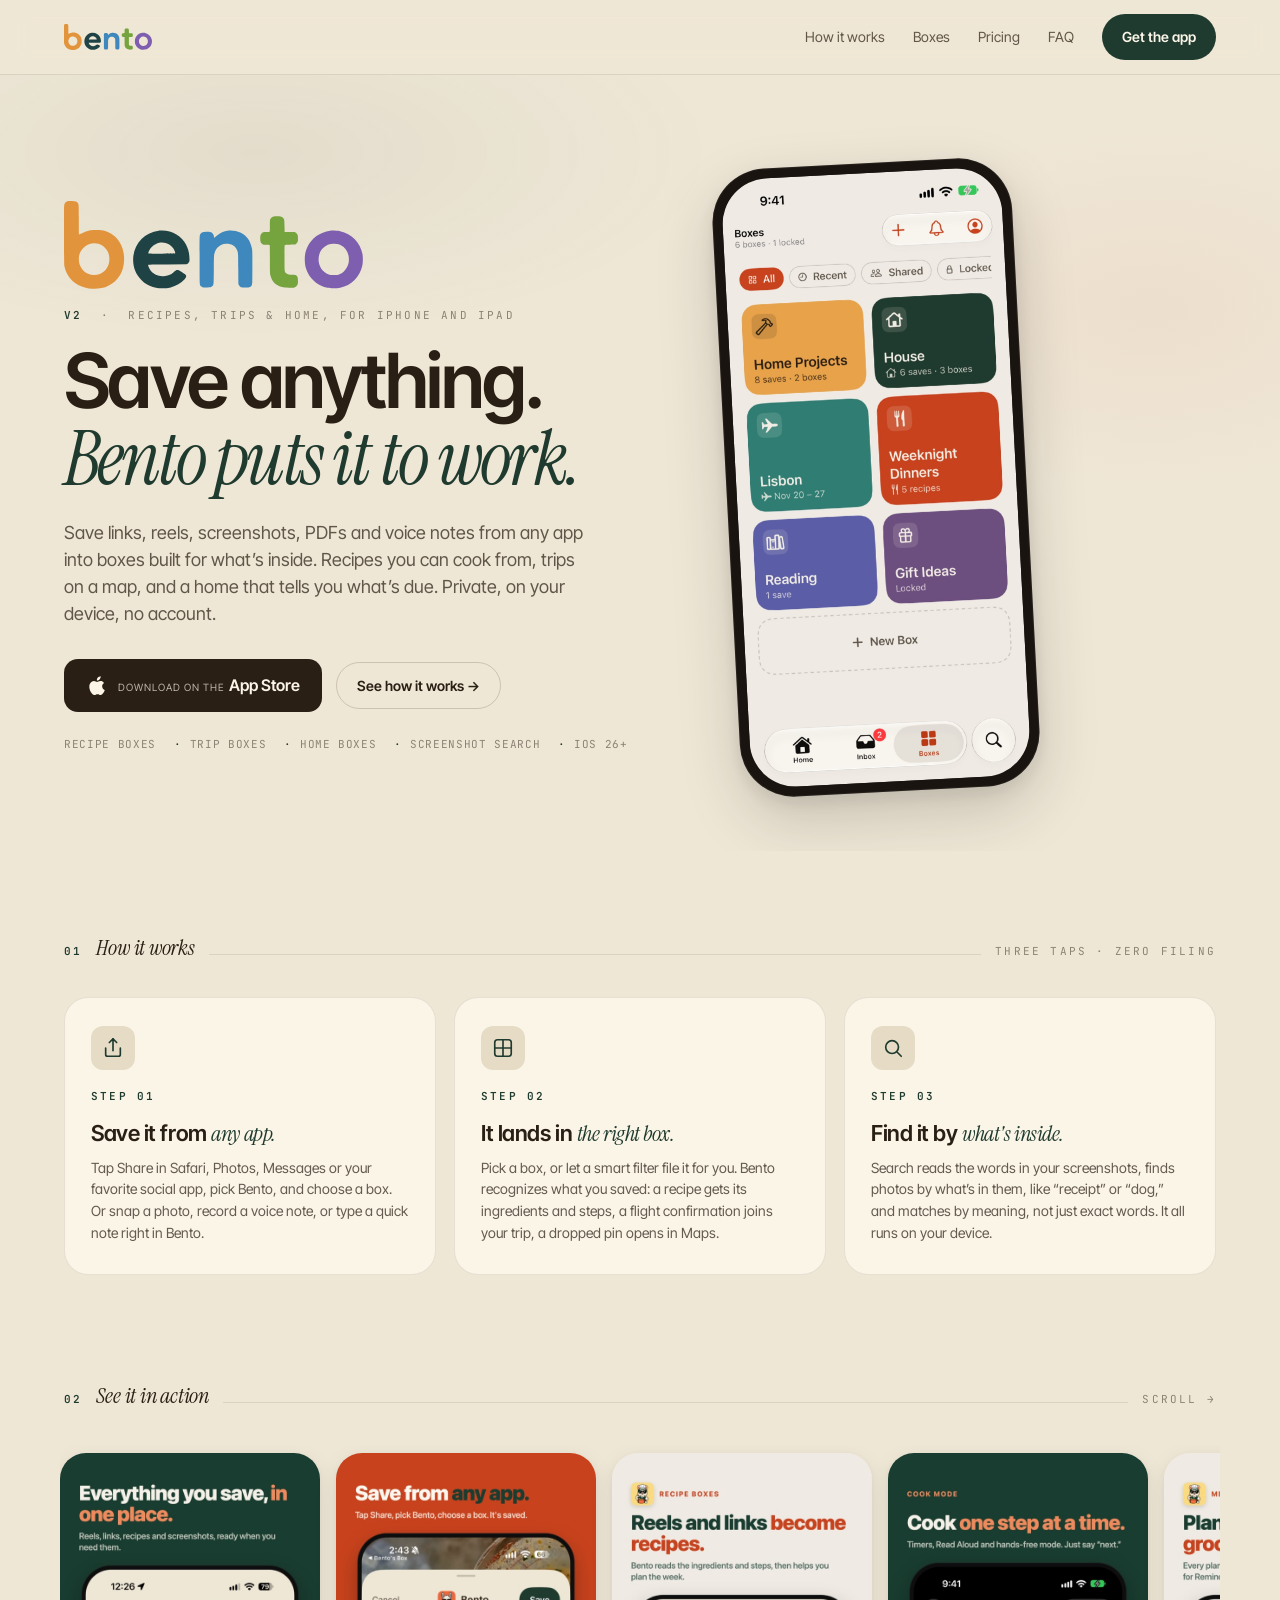
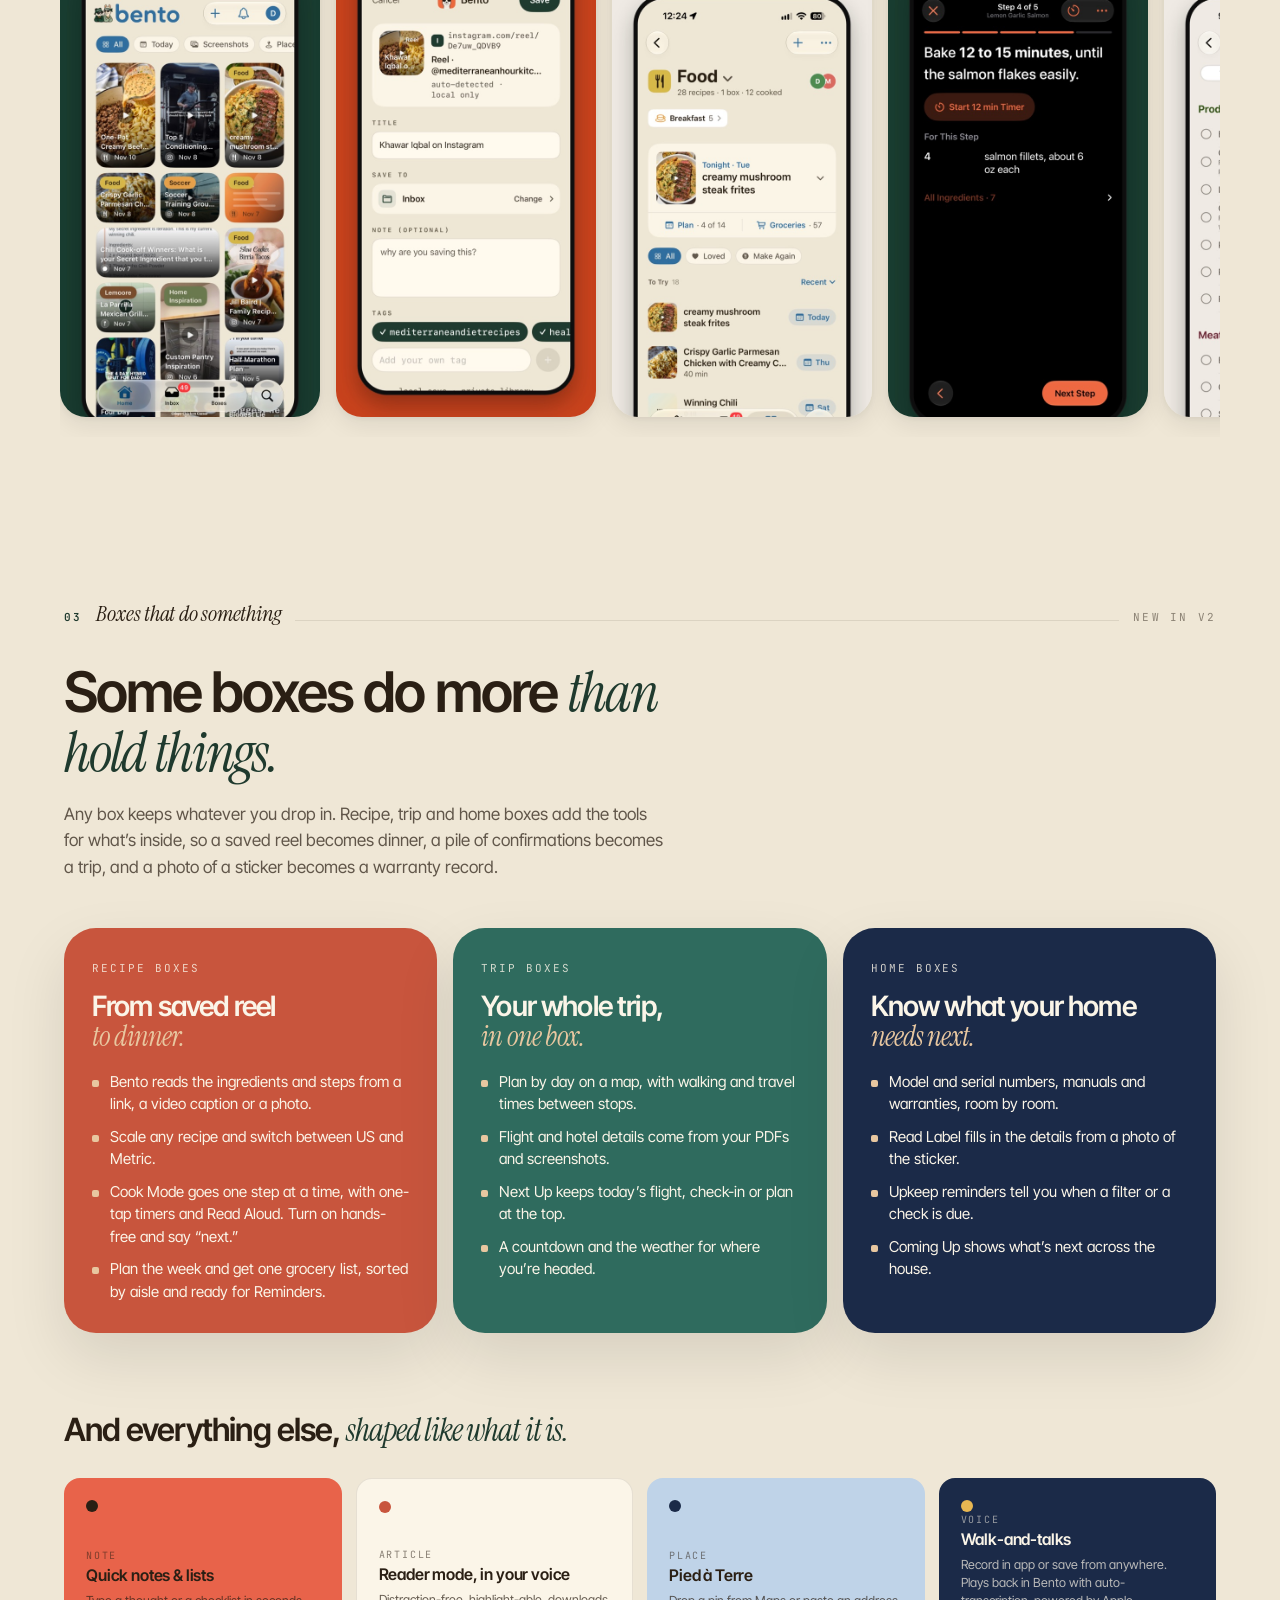
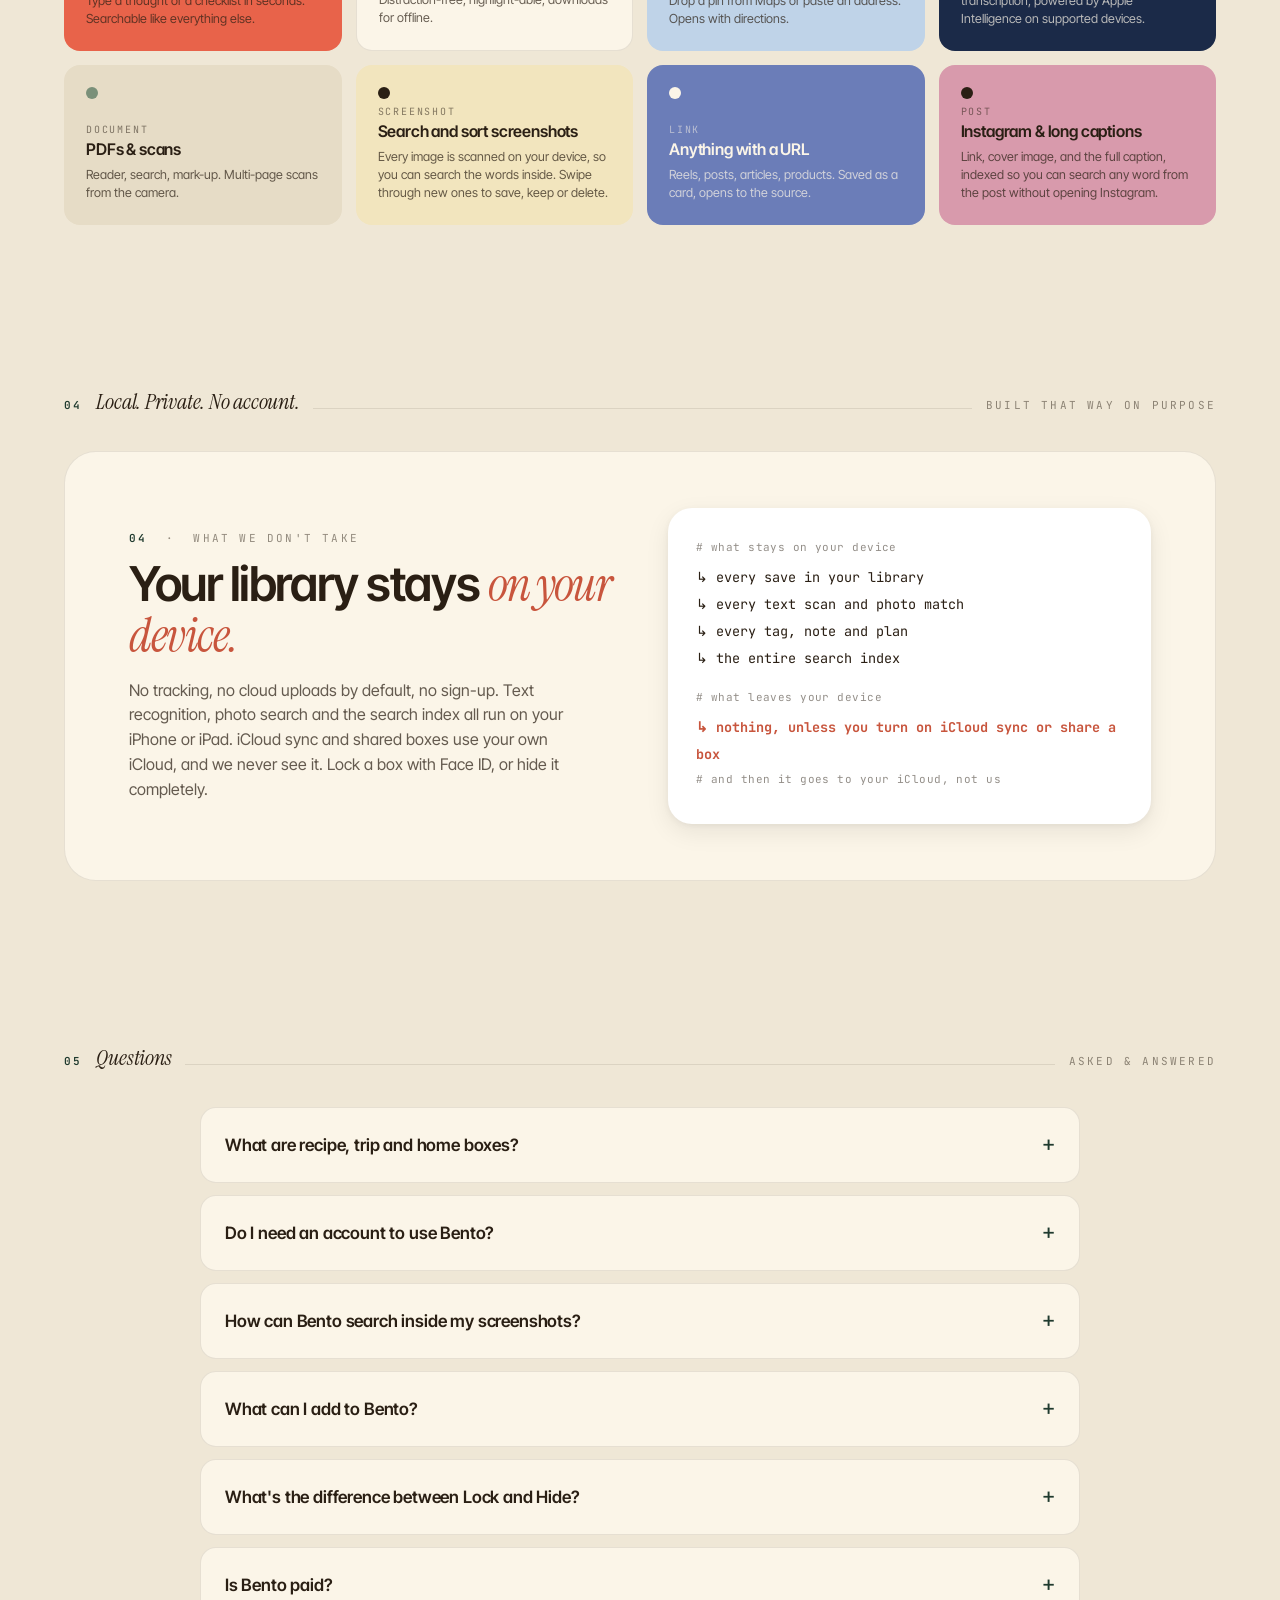
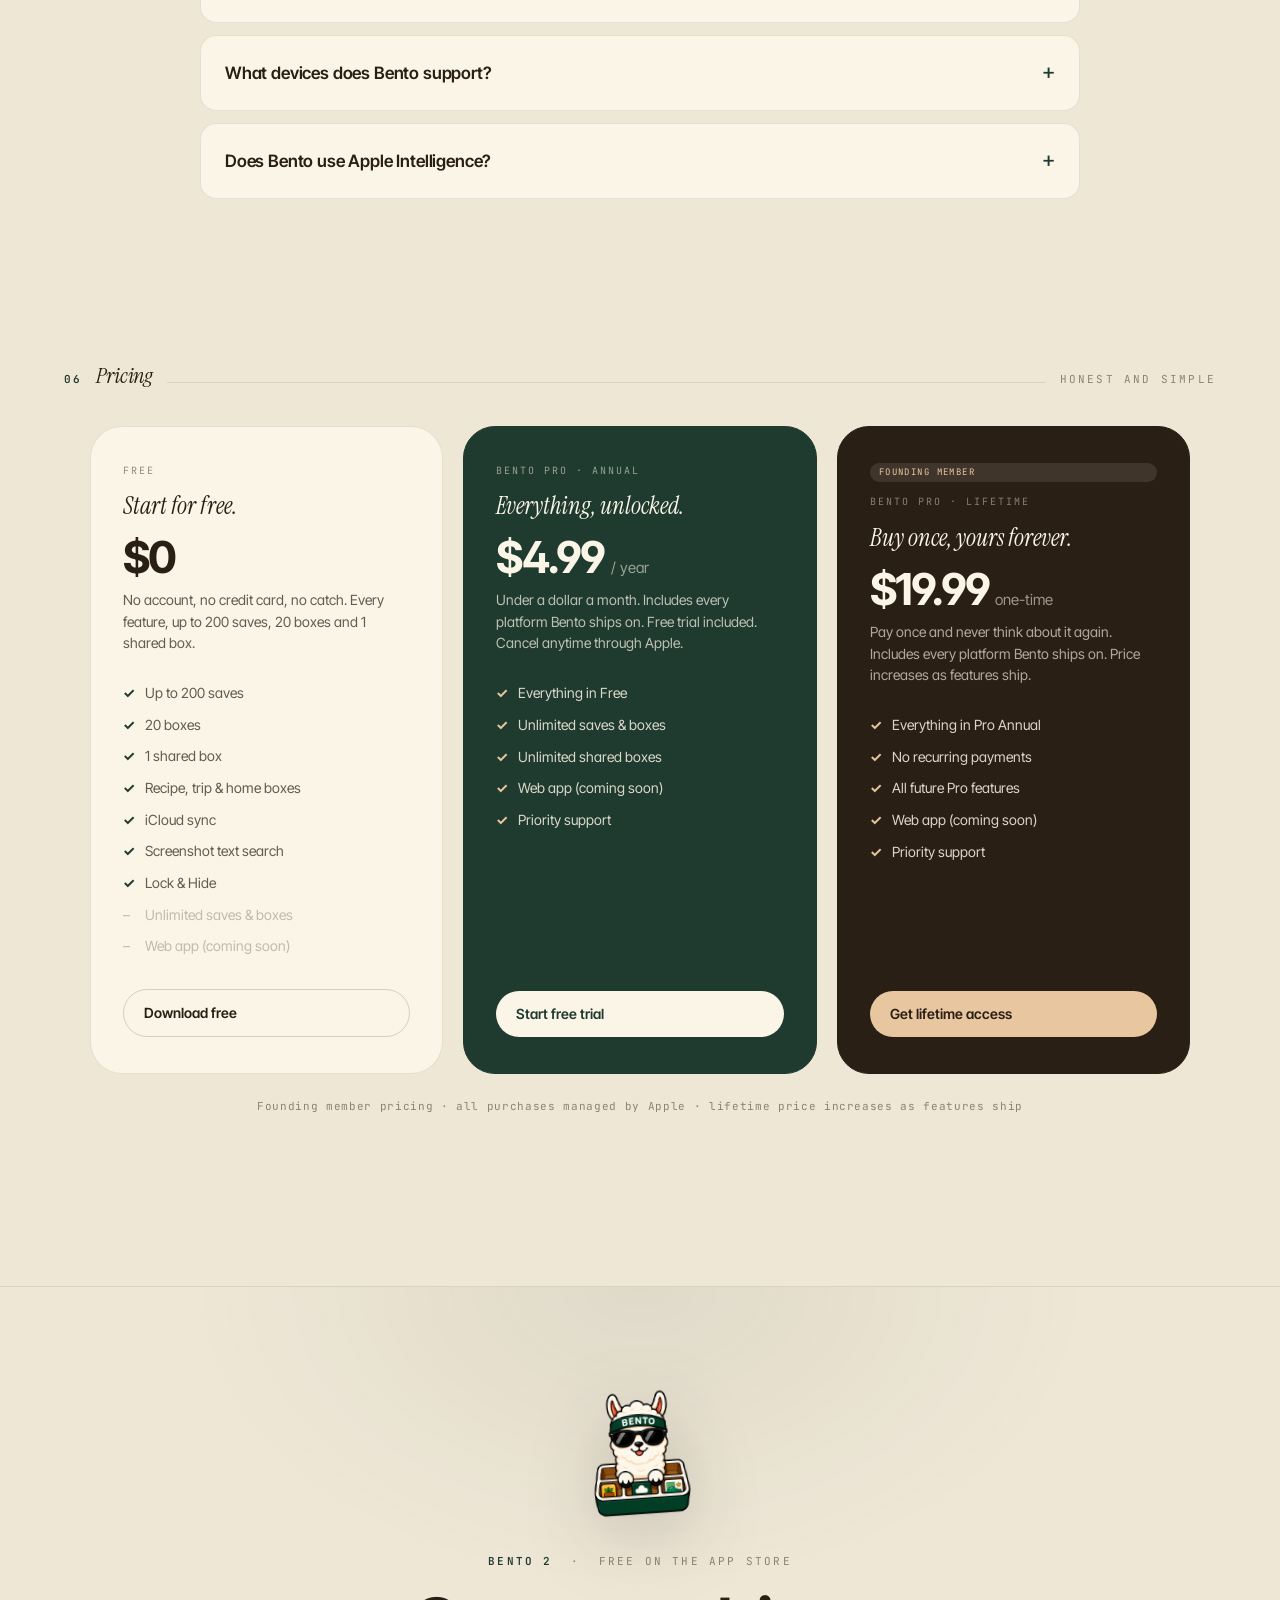
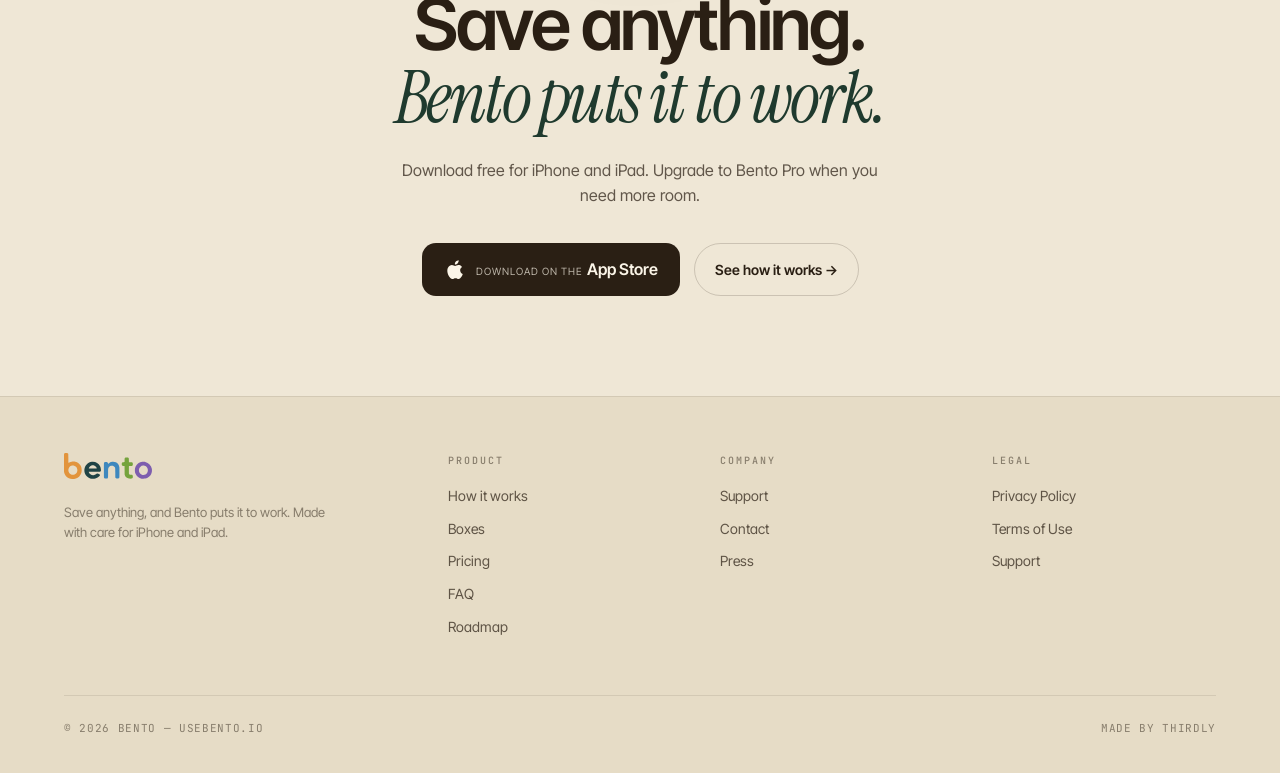
<file: index.html>
<!doctype html>
<html lang="en">
<head>
<meta charset="utf-8" />
<meta name="viewport" content="width=device-width, initial-scale=1" />
<title>Bento: Save anything. Recipe, trip &amp; home boxes for iPhone and iPad</title>
<meta name="description" content="Save links, reels, screenshots, PDFs and notes from any app into Bento. Recipe boxes you can cook from, trip boxes on a map, and home boxes that track warranties and upkeep. Private, on your device, no account." />
<meta name="theme-color" content="#EFE7D6" />

<meta property="og:title" content="Bento: Save anything. Bento puts it to work." />
<meta property="og:description" content="Save from any app into boxes built for what's inside: recipes you can cook from, trips on a map, and a home that tells you what's due. Private, on your device, no account." />
<meta property="og:type" content="website" />
<meta property="og:url" content="https://usebento.io/" />
<meta property="og:image" content="https://usebento.io/assets/og.png" />
<meta property="og:image:width" content="1200" />
<meta property="og:image:height" content="630" />
<meta name="twitter:card" content="summary_large_image" />
<link rel="canonical" href="https://usebento.io/" />
<script type="application/ld+json">
{
  "@context": "https://schema.org",
  "@type": "SoftwareApplication",
  "name": "Bento",
  "operatingSystem": "iOS, iPadOS",
  "applicationCategory": "UtilitiesApplication",
  "description": "Save links, reels, screenshots, PDFs and notes from any app into boxes. Recipe, trip and home boxes put them to work. Private, on your device, no account required.",
  "url": "https://usebento.io/",
  "installUrl": "https://apps.apple.com/us/app/bento-save-anything/id6770398950",
  "offers": [
    { "@type": "Offer", "price": "0", "priceCurrency": "USD", "description": "Free: every feature, up to 200 saves, 20 boxes, 1 shared box, iCloud sync" },
    { "@type": "Offer", "price": "4.99", "priceCurrency": "USD", "description": "Bento Pro, annual" },
    { "@type": "Offer", "price": "19.99", "priceCurrency": "USD", "description": "Bento Pro Lifetime, one-time" }
  ]
}
</script>

<link rel="icon" type="image/png" sizes="32x32" href="favicon-32.png" />
<link rel="apple-touch-icon" sizes="180x180" href="apple-touch-icon.png" />
<link rel="preconnect" href="https://fonts.googleapis.com" />
<link rel="preconnect" href="https://fonts.gstatic.com" crossorigin />
<link href="https://fonts.googleapis.com/css2?family=Inter+Tight:wght@400;500;600;700&family=Instrument+Serif:ital@0;1&family=JetBrains+Mono:wght@400;500&display=swap" rel="stylesheet" />
<link rel="stylesheet" href="assets/styles.css" />
</head>
<body>

<!-- ─────────  Top nav  ───────── -->
<nav class="nav">
  <div class="nav-inner">
    <a class="brand" href="/" aria-label="Bento — home">
      <img class="brand-wordmark" src="logo-wordmark.svg" alt="Bento" />
    </a>
    <div class="nav-links">
      <a href="#how">How it works</a>
      <a href="#types">Boxes</a>
      <a href="#pricing">Pricing</a>
      <a href="#faq">FAQ</a>
      <a class="btn btn-primary" href="https://apps.apple.com/us/app/bento-save-anything/id6770398950" target="_blank" rel="noopener">Get the app</a>
    </div>
  </div>
</nav>

<!-- ─────────  Hero  ───────── -->
<header class="hero">
  <div class="wrap hero-inner">
    <div>
      <img class="brand-wordmark brand-wordmark--lg" src="logo-wordmark.svg" alt="Bento" />
      <div class="eyebrow" style="margin: 18px 0 0;"><span class="num">v2</span> &nbsp;·&nbsp; recipes, trips &amp; home, for iPhone and iPad</div>

      <h1>Save anything.<br><em class="serif">Bento puts it to work.</em></h1>

      <p class="lede">Save links, reels, screenshots, PDFs and voice notes from any app into boxes built for what&rsquo;s inside. Recipes you can cook from, trips on a map, and a home that tells you what&rsquo;s due. Private, on your device, no account.</p>

      <div class="hero-cta">
        <a class="btn-store" href="https://apps.apple.com/us/app/bento-save-anything/id6770398950" target="_blank" rel="noopener" aria-label="Download on the App Store">
          <svg width="22" height="22" viewBox="0 0 24 24" fill="currentColor" aria-hidden="true"><path d="M17.5 12.5c0-2.6 2.1-3.8 2.2-3.9-1.2-1.7-3-2-3.7-2-1.6-.2-3.1.9-3.9.9-.8 0-2-.9-3.4-.9-1.7 0-3.3 1-4.2 2.6-1.8 3.1-.5 7.6 1.3 10.1.9 1.2 1.9 2.6 3.3 2.5 1.3-.1 1.8-.9 3.4-.9 1.6 0 2 .9 3.4.8 1.4 0 2.3-1.2 3.1-2.4 1-1.4 1.4-2.7 1.4-2.8 0-.1-2.7-1-2.7-4.1zM15 4.6c.7-.9 1.2-2.1 1-3.3-1 .1-2.3.7-3 1.5-.7.8-1.3 2-1.1 3.2 1.2.1 2.3-.6 3.1-1.4z"/></svg>
          <span>
            <span class="pre">Download on the</span>
            <span class="name">App Store</span>
          </span>
        </a>
        <a class="btn btn-ghost" href="#how">See how it works →</a>
      </div>

      <div class="hero-meta">
        <span>recipe boxes</span>
        <span>trip boxes</span>
        <span>home boxes</span>
        <span>screenshot search</span>
        <span>iOS 26+</span>
      </div>
    </div>

    <!-- Real app screenshot -->
    <div class="phone-shell">
      <img class="phone-shot" src="assets/hero-boxes.jpg" width="840" height="1826" fetchpriority="high" alt="Bento's Boxes screen: colored boxes for home projects, a house, a Lisbon trip, weeknight dinners, reading and gift ideas" />
    </div>
  </div>
</header>

<!-- ─────────  01 — How it works  ───────── -->
<section id="how">
  <div class="section-label"><span class="num">01</span><h2>How it works</h2><span class="rule"></span><span>three taps · zero filing</span></div>
  <div class="wrap">
    <div class="steps">
      <div class="step">
        <div class="glyph">
          <svg width="22" height="22" viewBox="0 0 24 24" fill="none" stroke="currentColor" stroke-width="1.8" stroke-linecap="round" stroke-linejoin="round" aria-hidden="true"><path d="M4 12v7a2 2 0 002 2h12a2 2 0 002-2v-7"/><polyline points="16 6 12 2 8 6"/><line x1="12" y1="2" x2="12" y2="15"/></svg>
        </div>
        <div class="step-num">STEP 01</div>
        <h3>Save it from <em>any app.</em></h3>
        <p>Tap Share in Safari, Photos, Messages or your favorite social app, pick Bento, and choose a box. Or snap a photo, record a voice note, or type a quick note right in Bento.</p>
      </div>
      <div class="step">
        <div class="glyph">
          <svg width="22" height="22" viewBox="0 0 24 24" fill="none" stroke="currentColor" stroke-width="1.8" stroke-linecap="round" stroke-linejoin="round" aria-hidden="true"><rect x="3" y="3" width="18" height="18" rx="3"/><line x1="12" y1="3" x2="12" y2="21"/><line x1="3" y1="12" x2="21" y2="12"/></svg>
        </div>
        <div class="step-num">STEP 02</div>
        <h3>It lands in <em>the right box.</em></h3>
        <p>Pick a box, or let a smart filter file it for you. Bento recognizes what you saved: a recipe gets its ingredients and steps, a flight confirmation joins your trip, a dropped pin opens in Maps.</p>
      </div>
      <div class="step">
        <div class="glyph">
          <svg width="22" height="22" viewBox="0 0 24 24" fill="none" stroke="currentColor" stroke-width="1.8" stroke-linecap="round" stroke-linejoin="round" aria-hidden="true"><circle cx="11" cy="11" r="7"/><line x1="21" y1="21" x2="16.65" y2="16.65"/></svg>
        </div>
        <div class="step-num">STEP 03</div>
        <h3>Find it by <em>what's inside.</em></h3>
        <p>Search reads the words in your screenshots, finds photos by what&rsquo;s in them, like &ldquo;receipt&rdquo; or &ldquo;dog,&rdquo; and matches by meaning, not just exact words. It all runs on your device.</p>
      </div>
    </div>
  </div>
</section>

<!-- ─────────  02 — Screens (real App Store screenshots)  ───────── -->
<section id="screens" style="padding-top: 24px;">
  <div class="section-label"><span class="num">02</span><h2>See it in action</h2><span class="rule"></span><span>scroll →</span></div>
  <div class="wrap">
    <div class="shots" tabindex="0" aria-label="Bento screenshots">
      <img src="assets/shots/02-home-feed.jpg" width="600" height="1303" loading="lazy" alt="Home: everything you save, in one place" />
      <img src="assets/shots/03-save.jpg" width="600" height="1303" loading="lazy" alt="Save from any app: Bento's share sheet over a saved reel" />
      <img src="assets/shots/04-recipes.jpg" width="600" height="1303" loading="lazy" alt="Recipe box: saved reels and links become recipes" />
      <img src="assets/shots/04-cook.jpg" width="600" height="1303" loading="lazy" alt="Cook Mode: one step at a time, with a one-tap timer" />
      <img src="assets/shots/05-groceries.jpg" width="600" height="1303" loading="lazy" alt="Meal Plan: one grocery list for the week, sorted by aisle" />
      <img src="assets/shots/06-trip.jpg" width="600" height="1303" loading="lazy" alt="Trip box: the whole trip in one box, with Next Up and a map" />
      <img src="assets/shots/07-trip-map.jpg" width="600" height="1303" loading="lazy" alt="Trip map: each day's stops in order, with walking times" />
      <img src="assets/shots/08-home.jpg" width="600" height="1303" loading="lazy" alt="Home box: Coming Up shows the upkeep that's due next" />
      <img src="assets/shots/10-search.jpg" width="600" height="1303" loading="lazy" alt="Search: finds a receipt by the words inside the screenshot" />
    </div>
  </div>
</section>

<!-- ─────────  03 — Box types  ───────── -->
<section id="types">
  <div class="section-label"><span class="num">03</span><h2>Boxes that do something</h2><span class="rule"></span><span>new in v2</span></div>
  <div class="wrap">
    <h2 class="kicker">Some boxes do more <em>than hold things.</em></h2>
    <p class="lede">Any box keeps whatever you drop in. Recipe, trip and home boxes add the tools for what&rsquo;s inside, so a saved reel becomes dinner, a pile of confirmations becomes a trip, and a photo of a sticker becomes a warranty record.</p>

    <div class="box-types">
      <article class="box-type bt-recipe">
        <div class="bt-kind">Recipe boxes</div>
        <h3>From saved reel <em>to dinner.</em></h3>
        <ul>
          <li>Bento reads the ingredients and steps from a link, a video caption or a photo.</li>
          <li>Scale any recipe and switch between US and Metric.</li>
          <li>Cook Mode goes one step at a time, with one-tap timers and Read Aloud. Turn on hands-free and say &ldquo;next.&rdquo;</li>
          <li>Plan the week and get one grocery list, sorted by aisle and ready for Reminders.</li>
        </ul>
      </article>
      <article class="box-type bt-trip">
        <div class="bt-kind">Trip boxes</div>
        <h3>Your whole trip, <em>in one box.</em></h3>
        <ul>
          <li>Plan by day on a map, with walking and travel times between stops.</li>
          <li>Flight and hotel details come from your PDFs and screenshots.</li>
          <li>Next Up keeps today&rsquo;s flight, check-in or plan at the top.</li>
          <li>A countdown and the weather for where you&rsquo;re headed.</li>
        </ul>
      </article>
      <article class="box-type bt-home">
        <div class="bt-kind">Home boxes</div>
        <h3>Know what your home <em>needs next.</em></h3>
        <ul>
          <li>Model and serial numbers, manuals and warranties, room by room.</li>
          <li>Read Label fills in the details from a photo of the sticker.</li>
          <li>Upkeep reminders tell you when a filter or a check is due.</li>
          <li>Coming Up shows what&rsquo;s next across the house.</li>
        </ul>
      </article>
    </div>

    <h3 class="subkicker">And everything else, <em>shaped like what it is.</em></h3>
    <div class="pantry">
      <div class="pantry-tile p-recipe">
        <span class="pip"></span>
        <div>
          <div class="kind">Note</div>
          <div class="name">Quick notes &amp; lists</div>
          <div class="desc">Type a thought or a checklist in seconds. Searchable like everything else.</div>
        </div>
      </div>
      <div class="pantry-tile p-quote">
        <span class="pip"></span>
        <div>
          <div class="kind">Article</div>
          <div class="name">Reader mode, in your voice</div>
          <div class="desc">Distraction-free, highlight-able, downloads for offline.</div>
        </div>
      </div>
      <div class="pantry-tile p-place">
        <span class="pip"></span>
        <div>
          <div class="kind">Place</div>
          <div class="name">Pied à Terre</div>
          <div class="desc">Drop a pin from Maps or paste an address. Opens with directions.</div>
        </div>
      </div>
      <div class="pantry-tile p-voice">
        <span class="pip"></span>
        <div>
          <div class="kind">Voice</div>
          <div class="name">Walk-and-talks</div>
          <div class="desc">Record in app or save from anywhere. Plays back in Bento with auto-transcription, powered by Apple Intelligence on supported devices.</div>
        </div>
      </div>
      <div class="pantry-tile p-pdf">
        <span class="pip"></span>
        <div>
          <div class="kind">Document</div>
          <div class="name">PDFs &amp; scans</div>
          <div class="desc">Reader, search, mark-up. Multi-page scans from the camera.</div>
        </div>
      </div>
      <div class="pantry-tile p-photo">
        <span class="pip"></span>
        <div>
          <div class="kind">Screenshot</div>
          <div class="name">Search and sort screenshots</div>
          <div class="desc">Every image is scanned on your device, so you can search the words inside. Swipe through new ones to save, keep or delete.</div>
        </div>
      </div>
      <div class="pantry-tile p-link">
        <span class="pip"></span>
        <div>
          <div class="kind">Link</div>
          <div class="name">Anything with a URL</div>
          <div class="desc">Reels, posts, articles, products. Saved as a card, opens to the source.</div>
        </div>
      </div>
      <div class="pantry-tile p-thread">
        <span class="pip"></span>
        <div>
          <div class="kind">Post</div>
          <div class="name">Instagram &amp; long captions</div>
          <div class="desc">Link, cover image, and the full caption, indexed so you can search any word from the post without opening Instagram.</div>
        </div>
      </div>
    </div>
  </div>
</section>

<!-- ─────────  04 — Privacy strip  ───────── -->
<section id="privacy">
  <div class="section-label"><span class="num">04</span><h2>Local. Private. No account.</h2><span class="rule"></span><span>built that way on purpose</span></div>
  <div class="wrap">
    <div class="privacy-strip">
      <div class="privacy-copy persimmon">
        <div class="eyebrow"><span class="num">04</span> &nbsp;·&nbsp; what we don't take</div>
        <h2>Your library stays <em class="serif">on your device.</em></h2>
        <p>No tracking, no cloud uploads by default, no sign-up. Text recognition, photo search and the search index all run on your iPhone or iPad. iCloud sync and shared boxes use your own iCloud, and we never see it. Lock a box with Face ID, or hide it completely.</p>
      </div>
      <div class="privacy-card" aria-hidden="true">
        <div class="com"># what stays on your device</div>
        <div>↳ every save in your library</div>
        <div>↳ every text scan and photo match</div>
        <div>↳ every tag, note and plan</div>
        <div>↳ the entire search index</div>
        <div class="com" style="margin-top: 14px;"># what leaves your device</div>
        <div class="nope">↳ nothing, unless you turn on iCloud sync or share a box</div>
        <div class="com"># and then it goes to your iCloud, not us</div>
      </div>
    </div>
  </div>
</section>

<!-- ─────────  05 — FAQ  ───────── -->
<section id="faq">
  <div class="section-label"><span class="num">05</span><h2>Questions</h2><span class="rule"></span><span>asked &amp; answered</span></div>
  <div class="wrap">
    <div class="faq">
      <details>
        <summary>What are recipe, trip and home boxes?</summary>
        <p>They&rsquo;re boxes with tools for what&rsquo;s inside. A recipe box reads ingredients and steps and adds Cook Mode, a weekly plan and one grocery list. A trip box lays each day out on a map and pulls flight and hotel details from your PDFs and screenshots. A home box keeps model numbers, warranties and upkeep reminders. Any box can still hold anything you save.</p>
      </details>
      <details>
        <summary>Do I need an account to use Bento?</summary>
        <p>No. Install and start saving immediately: no email, no sign-in, no profile. If you want to sync across devices, Bento uses iCloud through your existing Apple ID. Nothing routes through our servers.</p>
      </details>
      <details>
        <summary>How can Bento search inside my screenshots?</summary>
        <p>Bento uses Apple's on-device text recognition (OCR) to read and index the words inside your images, all on your device, never uploaded. Once scanned, you can search any screenshot by the text it contains, just like a document. Bento also finds photos by what&rsquo;s in them and matches searches by meaning.</p>
      </details>
      <details>
        <summary>What can I add to Bento?</summary>
        <p>Anything that shows up in the iOS share sheet: recipes, links, screenshots, photos, voice memos, PDFs, articles, places, contacts, Instagram posts, and more. Bento auto-detects the type — it knows what it is.</p>
      </details>
      <details>
        <summary>What's the difference between Lock and Hide?</summary>
        <p><strong>Lock</strong> means a box is visible but gated by Face ID. <strong>Hide</strong> means the items don't appear in your inbox, search, or widgets at all. They live in a private vault you reveal with a pull-down gesture (or only from Settings, your choice).</p>
      </details>
      <details>
        <summary>Is Bento paid?</summary>
        <p>Every feature is free to use, including recipe, trip and home boxes. The free plan holds up to 200 saves, 20 boxes and 1 shared box, with iCloud sync and no account. Bento Pro removes those limits, as an annual subscription ($4.99/year, free trial included) or a one-time Founding Member purchase ($19.99). Both include every platform Bento ships on. The lifetime price will increase as features ship.</p>
      </details>
      <details>
        <summary>What devices does Bento support?</summary>
        <p>iPhone and iPad running iOS or iPadOS 26 or later. Mac is on the roadmap. Android is not currently planned.</p>
      </details>
      <details>
        <summary>Does Bento use Apple Intelligence?</summary>
        <p>Yes, where it's available. On iPhone 16 and later with Apple Intelligence enabled in Settings, Bento uses it to improve voice transcription and search. On older devices, Bento falls back to Apple's standard on-device tools, which still work well.</p>
      </details>
    </div>
  </div>
</section>

<!-- ─────────  06 — Pricing  ───────── -->
<section id="pricing">
  <div class="section-label"><span class="num">06</span><h2>Pricing</h2><span class="rule"></span><span>honest and simple</span></div>
  <div class="wrap">
    <div class="pricing-grid">

      <div class="plan-card">
        <div class="plan-tier">Free</div>
        <div class="plan-name">Start for free.</div>
        <div class="plan-price"><span class="plan-amount">$0</span></div>
        <div class="plan-desc">No account, no credit card, no catch. Every feature, up to 200 saves, 20 boxes and 1 shared box.</div>
        <ul class="plan-features">
          <li>Up to 200 saves</li>
          <li>20 boxes</li>
          <li>1 shared box</li>
          <li>Recipe, trip &amp; home boxes</li>
          <li>iCloud sync</li>
          <li>Screenshot text search</li>
          <li>Lock &amp; Hide</li>
          <li class="off">Unlimited saves &amp; boxes</li>
          <li class="off">Web app (coming soon)</li>
        </ul>
        <a class="btn btn-ghost" href="https://apps.apple.com/us/app/bento-save-anything/id6770398950" target="_blank" rel="noopener">Download free</a>
      </div>

      <div class="plan-card plan-card--featured">
        <div class="plan-tier">Bento Pro · Annual</div>
        <div class="plan-name">Everything, unlocked.</div>
        <div class="plan-price"><span class="plan-amount">$4.99</span><span class="plan-period">&thinsp;/ year</span></div>
        <div class="plan-desc">Under a dollar a month. Includes every platform Bento ships on. Free trial included. Cancel anytime through Apple.</div>
        <ul class="plan-features">
          <li>Everything in Free</li>
          <li>Unlimited saves &amp; boxes</li>
          <li>Unlimited shared boxes</li>
          <li>Web app (coming soon)</li>
          <li>Priority support</li>
        </ul>
        <a class="btn btn-primary" href="https://apps.apple.com/us/app/bento-save-anything/id6770398950" target="_blank" rel="noopener" style="background:var(--rice); color:var(--forest);">Start free trial</a>
      </div>

      <div class="plan-card plan-card--lifetime">
        <div class="plan-badge">Founding Member</div>
        <div class="plan-tier">Bento Pro · Lifetime</div>
        <div class="plan-name">Buy once, yours forever.</div>
        <div class="plan-price"><span class="plan-amount">$19.99</span><span class="plan-period">&thinsp;one-time</span></div>
        <div class="plan-desc">Pay once and never think about it again. Includes every platform Bento ships on. Price increases as features ship.</div>
        <ul class="plan-features">
          <li>Everything in Pro Annual</li>
          <li>No recurring payments</li>
          <li>All future Pro features</li>
          <li>Web app (coming soon)</li>
          <li>Priority support</li>
        </ul>
        <a class="btn btn-primary" href="https://apps.apple.com/us/app/bento-save-anything/id6770398950" target="_blank" rel="noopener" style="background:var(--cream); color:var(--ink);">Get lifetime access</a>
      </div>

    </div>
    <p class="pricing-note">Founding member pricing · all purchases managed by Apple · lifetime price increases as features ship</p>
  </div>
</section>

<!-- ─────────  Big CTA  ───────── -->
<section id="download" class="cta">
  <img class="cta-tray" src="assets/llamabento-400.png" width="400" height="400" loading="lazy" alt="" aria-hidden="true" />
  <div class="eyebrow" style="display:inline-block; margin-bottom: 18px;"><span class="num">bento 2</span> &nbsp;·&nbsp; free on the app store</div>
  <h2>Save anything.<br><em>Bento puts it to work.</em></h2>
  <p>Download free for iPhone and iPad. Upgrade to Bento Pro when you need more room.</p>
  <div class="cta-actions">
    <a class="btn-store" href="https://apps.apple.com/us/app/bento-save-anything/id6770398950" target="_blank" rel="noopener" aria-label="Download on the App Store">
      <svg width="22" height="22" viewBox="0 0 24 24" fill="currentColor" aria-hidden="true"><path d="M17.5 12.5c0-2.6 2.1-3.8 2.2-3.9-1.2-1.7-3-2-3.7-2-1.6-.2-3.1.9-3.9.9-.8 0-2-.9-3.4-.9-1.7 0-3.3 1-4.2 2.6-1.8 3.1-.5 7.6 1.3 10.1.9 1.2 1.9 2.6 3.3 2.5 1.3-.1 1.8-.9 3.4-.9 1.6 0 2 .9 3.4.8 1.4 0 2.3-1.2 3.1-2.4 1-1.4 1.4-2.7 1.4-2.8 0-.1-2.7-1-2.7-4.1zM15 4.6c.7-.9 1.2-2.1 1-3.3-1 .1-2.3.7-3 1.5-.7.8-1.3 2-1.1 3.2 1.2.1 2.3-.6 3.1-1.4z"/></svg>
      <span>
        <span class="pre">Download on the</span>
        <span class="name">App Store</span>
      </span>
    </a>
    <a class="btn btn-ghost" href="#how">See how it works →</a>
  </div>
</section>

<!-- ─────────  Footer  ───────── -->
<footer>
  <div class="wrap">
    <div class="foot-grid">
      <div class="foot-brand">
        <a class="brand" href="/" aria-label="Bento — home">
          <img class="brand-wordmark" src="logo-wordmark.svg" alt="Bento" />
        </a>
        <p>Save anything, and Bento puts it to work. Made with care for iPhone and iPad.</p>
      </div>
      <div class="foot-col">
        <h4>Product</h4>
        <ul>
          <li><a href="#how">How it works</a></li>
          <li><a href="#types">Boxes</a></li>
          <li><a href="#pricing">Pricing</a></li>
          <li><a href="#faq">FAQ</a></li>
          <li><a href="roadmap.html">Roadmap</a></li>
        </ul>
      </div>
      <div class="foot-col">
        <h4>Company</h4>
        <ul>
          <li><a href="support.html">Support</a></li>
          <li><a href="mailto:hello@usebento.io">Contact</a></li>
          <li><a href="mailto:press@usebento.io">Press</a></li>
        </ul>
      </div>
      <div class="foot-col">
        <h4>Legal</h4>
        <ul>
          <li><a href="privacy.html">Privacy Policy</a></li>
          <li><a href="terms.html">Terms of Use</a></li>
          <li><a href="support.html">Support</a></li>
        </ul>
      </div>
    </div>
    <div class="foot-base">
      <span>© 2026 Bento — usebento.io</span>
      <span>Made by thirdly</span>
    </div>
  </div>
</footer>

</body>
</html>
</file>
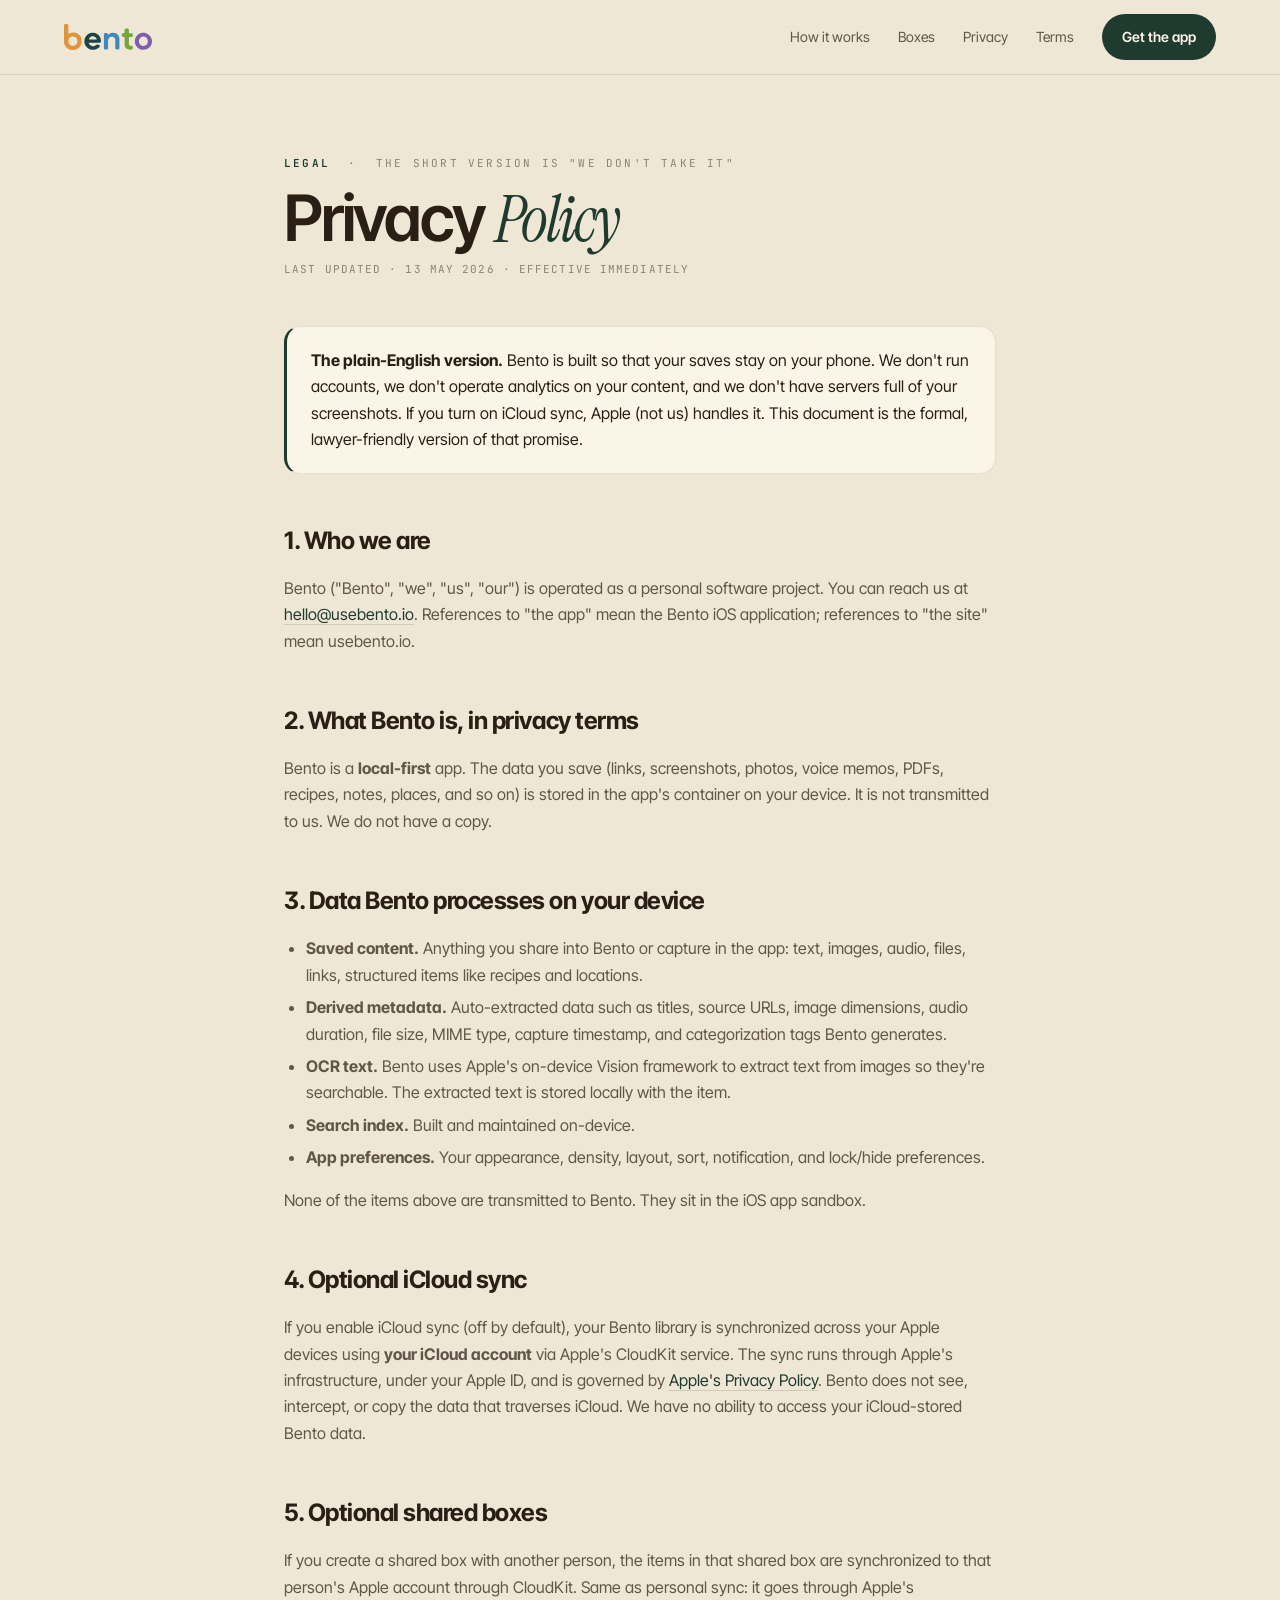
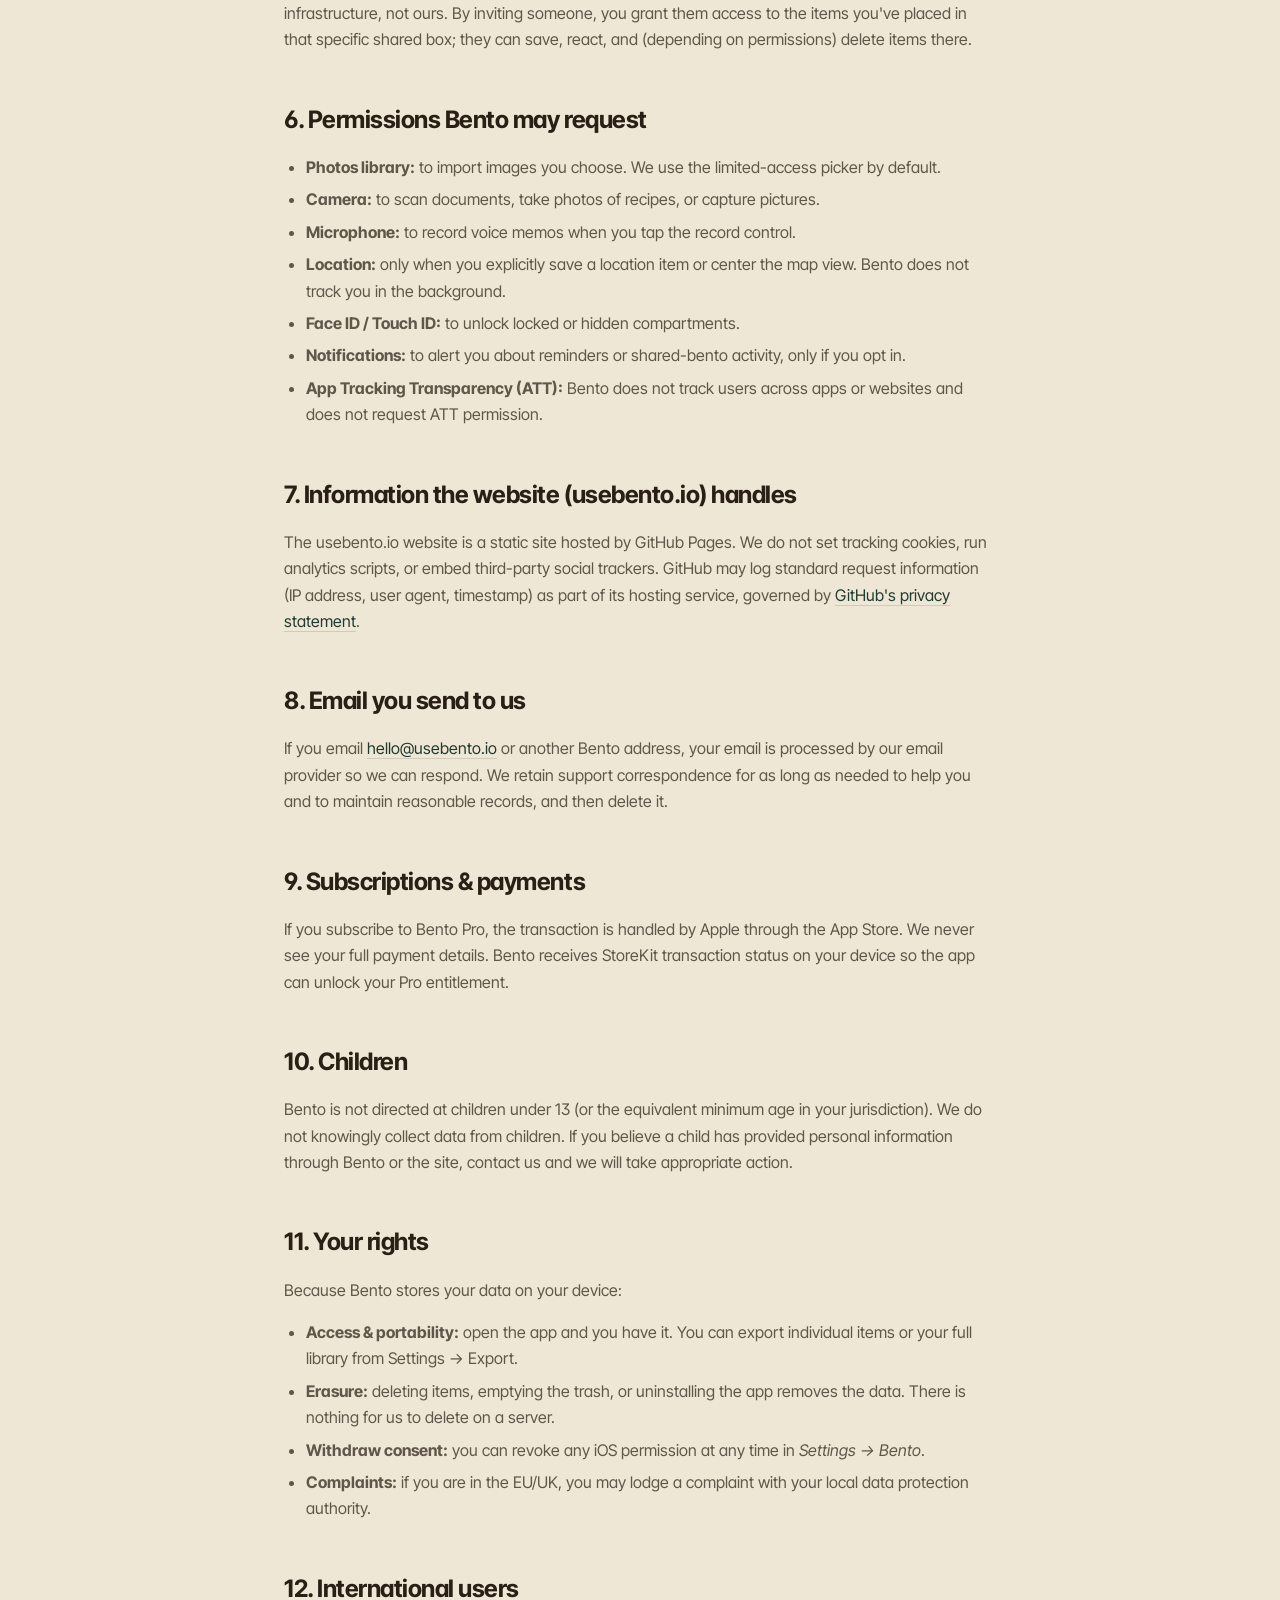
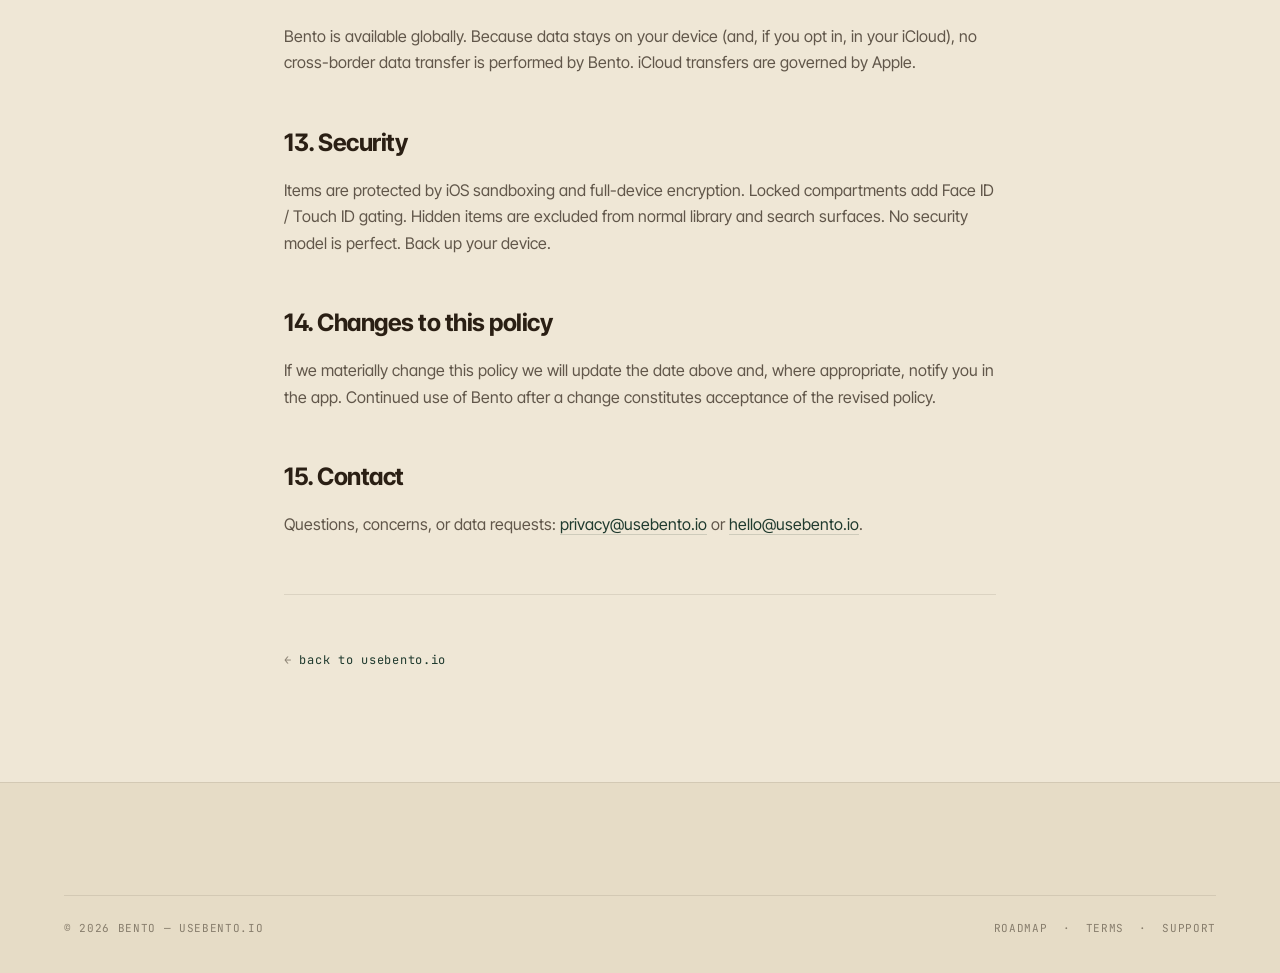
<file: privacy.html>
<!doctype html>
<html lang="en">
<head>
<meta charset="utf-8" />
<meta name="viewport" content="width=device-width, initial-scale=1" />
<title>Privacy Policy — Bento</title>
<meta name="description" content="Bento privacy policy. Bento is local-first and account-free. Your saves stay on your device." />
<meta name="theme-color" content="#EFE7D6" />
<meta property="og:title" content="Privacy Policy — Bento" />
<meta property="og:description" content="Bento privacy policy. Bento is local-first and account-free. Your saves stay on your device." />
<meta property="og:type" content="website" />
<meta property="og:url" content="https://usebento.io/privacy.html" />
<meta property="og:image" content="https://usebento.io/assets/og.png" />
<meta name="twitter:card" content="summary_large_image" />
<link rel="canonical" href="https://usebento.io/privacy.html" />
<link rel="icon" type="image/png" sizes="32x32" href="favicon-32.png" />
<link rel="apple-touch-icon" sizes="180x180" href="apple-touch-icon.png" />
<link rel="preconnect" href="https://fonts.googleapis.com" />
<link rel="preconnect" href="https://fonts.gstatic.com" crossorigin />
<link href="https://fonts.googleapis.com/css2?family=Inter+Tight:wght@400;500;600;700&family=Instrument+Serif:ital@0;1&family=JetBrains+Mono:wght@400;500&display=swap" rel="stylesheet" />
<link rel="stylesheet" href="assets/styles.css" />
</head>
<body>

<nav class="nav">
  <div class="nav-inner">
    <a class="brand" href="/" aria-label="Bento — home">
      <img class="brand-wordmark" src="logo-wordmark.svg" alt="Bento" />
    </a>
    <div class="nav-links">
      <a href="/#how">How it works</a>
      <a href="/#types">Boxes</a>
      <a href="privacy.html">Privacy</a>
      <a href="terms.html">Terms</a>
      <a class="btn btn-primary" href="/#download">Get the app</a>
    </div>
  </div>
</nav>

<article class="article">
  <div class="wrap-narrow">
    <div class="eyebrow"><span class="num">legal</span> &nbsp;·&nbsp; the short version is "we don't take it"</div>
    <h1>Privacy <em>Policy</em></h1>
    <div class="updated">Last updated · 13 May 2026 · effective immediately</div>

    <div class="callout">
      <p><strong>The plain-English version.</strong> Bento is built so that your saves stay on your phone. We don't run accounts, we don't operate analytics on your content, and we don't have servers full of your screenshots. If you turn on iCloud sync, Apple (not us) handles it. This document is the formal, lawyer-friendly version of that promise.</p>
    </div>

    <h2>1. Who we are</h2>
    <p>Bento ("Bento", "we", "us", "our") is operated as a personal software project. You can reach us at <a href="mailto:hello@usebento.io">hello@usebento.io</a>. References to "the app" mean the Bento iOS application; references to "the site" mean usebento.io.</p>

    <h2>2. What Bento is, in privacy terms</h2>
    <p>Bento is a <strong>local-first</strong> app. The data you save (links, screenshots, photos, voice memos, PDFs, recipes, notes, places, and so on) is stored in the app's container on your device. It is not transmitted to us. We do not have a copy.</p>

    <h2>3. Data Bento processes on your device</h2>
    <ul>
      <li><strong>Saved content.</strong> Anything you share into Bento or capture in the app: text, images, audio, files, links, structured items like recipes and locations.</li>
      <li><strong>Derived metadata.</strong> Auto-extracted data such as titles, source URLs, image dimensions, audio duration, file size, MIME type, capture timestamp, and categorization tags Bento generates.</li>
      <li><strong>OCR text.</strong> Bento uses Apple's on-device Vision framework to extract text from images so they're searchable. The extracted text is stored locally with the item.</li>
      <li><strong>Search index.</strong> Built and maintained on-device.</li>
      <li><strong>App preferences.</strong> Your appearance, density, layout, sort, notification, and lock/hide preferences.</li>
    </ul>
    <p>None of the items above are transmitted to Bento. They sit in the iOS app sandbox.</p>

    <h2>4. Optional iCloud sync</h2>
    <p>If you enable iCloud sync (off by default), your Bento library is synchronized across your Apple devices using <strong>your iCloud account</strong> via Apple's CloudKit service. The sync runs through Apple's infrastructure, under your Apple ID, and is governed by <a href="https://www.apple.com/legal/privacy/">Apple's Privacy Policy</a>. Bento does not see, intercept, or copy the data that traverses iCloud. We have no ability to access your iCloud-stored Bento data.</p>

    <h2>5. Optional shared boxes</h2>
    <p>If you create a shared box with another person, the items in that shared box are synchronized to that person's Apple account through CloudKit. Same as personal sync: it goes through Apple's infrastructure, not ours. By inviting someone, you grant them access to the items you've placed in that specific shared box; they can save, react, and (depending on permissions) delete items there.</p>

    <h2>6. Permissions Bento may request</h2>
    <ul>
      <li><strong>Photos library:</strong> to import images you choose. We use the limited-access picker by default.</li>
      <li><strong>Camera:</strong> to scan documents, take photos of recipes, or capture pictures.</li>
      <li><strong>Microphone:</strong> to record voice memos when you tap the record control.</li>
      <li><strong>Location:</strong> only when you explicitly save a location item or center the map view. Bento does not track you in the background.</li>
      <li><strong>Face ID / Touch ID:</strong> to unlock locked or hidden compartments.</li>
      <li><strong>Notifications:</strong> to alert you about reminders or shared-bento activity, only if you opt in.</li>
      <li><strong>App Tracking Transparency (ATT):</strong> Bento does not track users across apps or websites and does not request ATT permission.</li>
    </ul>

    <h2>7. Information the website (usebento.io) handles</h2>
    <p>The usebento.io website is a static site hosted by GitHub Pages. We do not set tracking cookies, run analytics scripts, or embed third-party social trackers. GitHub may log standard request information (IP address, user agent, timestamp) as part of its hosting service, governed by <a href="https://docs.github.com/en/site-policy/privacy-policies/github-general-privacy-statement">GitHub's privacy statement</a>.</p>

    <h2>8. Email you send to us</h2>
    <p>If you email <a href="mailto:hello@usebento.io">hello@usebento.io</a> or another Bento address, your email is processed by our email provider so we can respond. We retain support correspondence for as long as needed to help you and to maintain reasonable records, and then delete it.</p>

    <h2>9. Subscriptions &amp; payments</h2>
    <p>If you subscribe to Bento Pro, the transaction is handled by Apple through the App Store. We never see your full payment details. Bento receives StoreKit transaction status on your device so the app can unlock your Pro entitlement.</p>

    <h2>10. Children</h2>
    <p>Bento is not directed at children under 13 (or the equivalent minimum age in your jurisdiction). We do not knowingly collect data from children. If you believe a child has provided personal information through Bento or the site, contact us and we will take appropriate action.</p>

    <h2>11. Your rights</h2>
    <p>Because Bento stores your data on your device:</p>
    <ul>
      <li><strong>Access &amp; portability:</strong> open the app and you have it. You can export individual items or your full library from Settings → Export.</li>
      <li><strong>Erasure:</strong> deleting items, emptying the trash, or uninstalling the app removes the data. There is nothing for us to delete on a server.</li>
      <li><strong>Withdraw consent:</strong> you can revoke any iOS permission at any time in <em>Settings → Bento</em>.</li>
      <li><strong>Complaints:</strong> if you are in the EU/UK, you may lodge a complaint with your local data protection authority.</li>
    </ul>

    <h2>12. International users</h2>
    <p>Bento is available globally. Because data stays on your device (and, if you opt in, in your iCloud), no cross-border data transfer is performed by Bento. iCloud transfers are governed by Apple.</p>

    <h2>13. Security</h2>
    <p>Items are protected by iOS sandboxing and full-device encryption. Locked compartments add Face ID / Touch ID gating. Hidden items are excluded from normal library and search surfaces. No security model is perfect. Back up your device.</p>

    <h2>14. Changes to this policy</h2>
    <p>If we materially change this policy we will update the date above and, where appropriate, notify you in the app. Continued use of Bento after a change constitutes acceptance of the revised policy.</p>

    <h2>15. Contact</h2>
    <p>Questions, concerns, or data requests: <a href="mailto:privacy@usebento.io">privacy@usebento.io</a> or <a href="mailto:hello@usebento.io">hello@usebento.io</a>.</p>

    <hr />
    <p style="font-family: var(--font-mono); font-size: 12px; color: var(--ink-3); letter-spacing: 0.06em;">
      ← <a href="/" style="border:none;">back to usebento.io</a>
    </p>
  </div>
</article>

<footer>
  <div class="wrap">
    <div class="foot-base">
      <span>© 2026 Bento — usebento.io</span>
      <span><a href="roadmap.html" style="border:none;">Roadmap</a> &nbsp;·&nbsp; <a href="terms.html" style="border:none;">Terms</a> &nbsp;·&nbsp; <a href="support.html" style="border:none;">Support</a></span>
    </div>
  </div>
</footer>

</body>
</html>
</file>
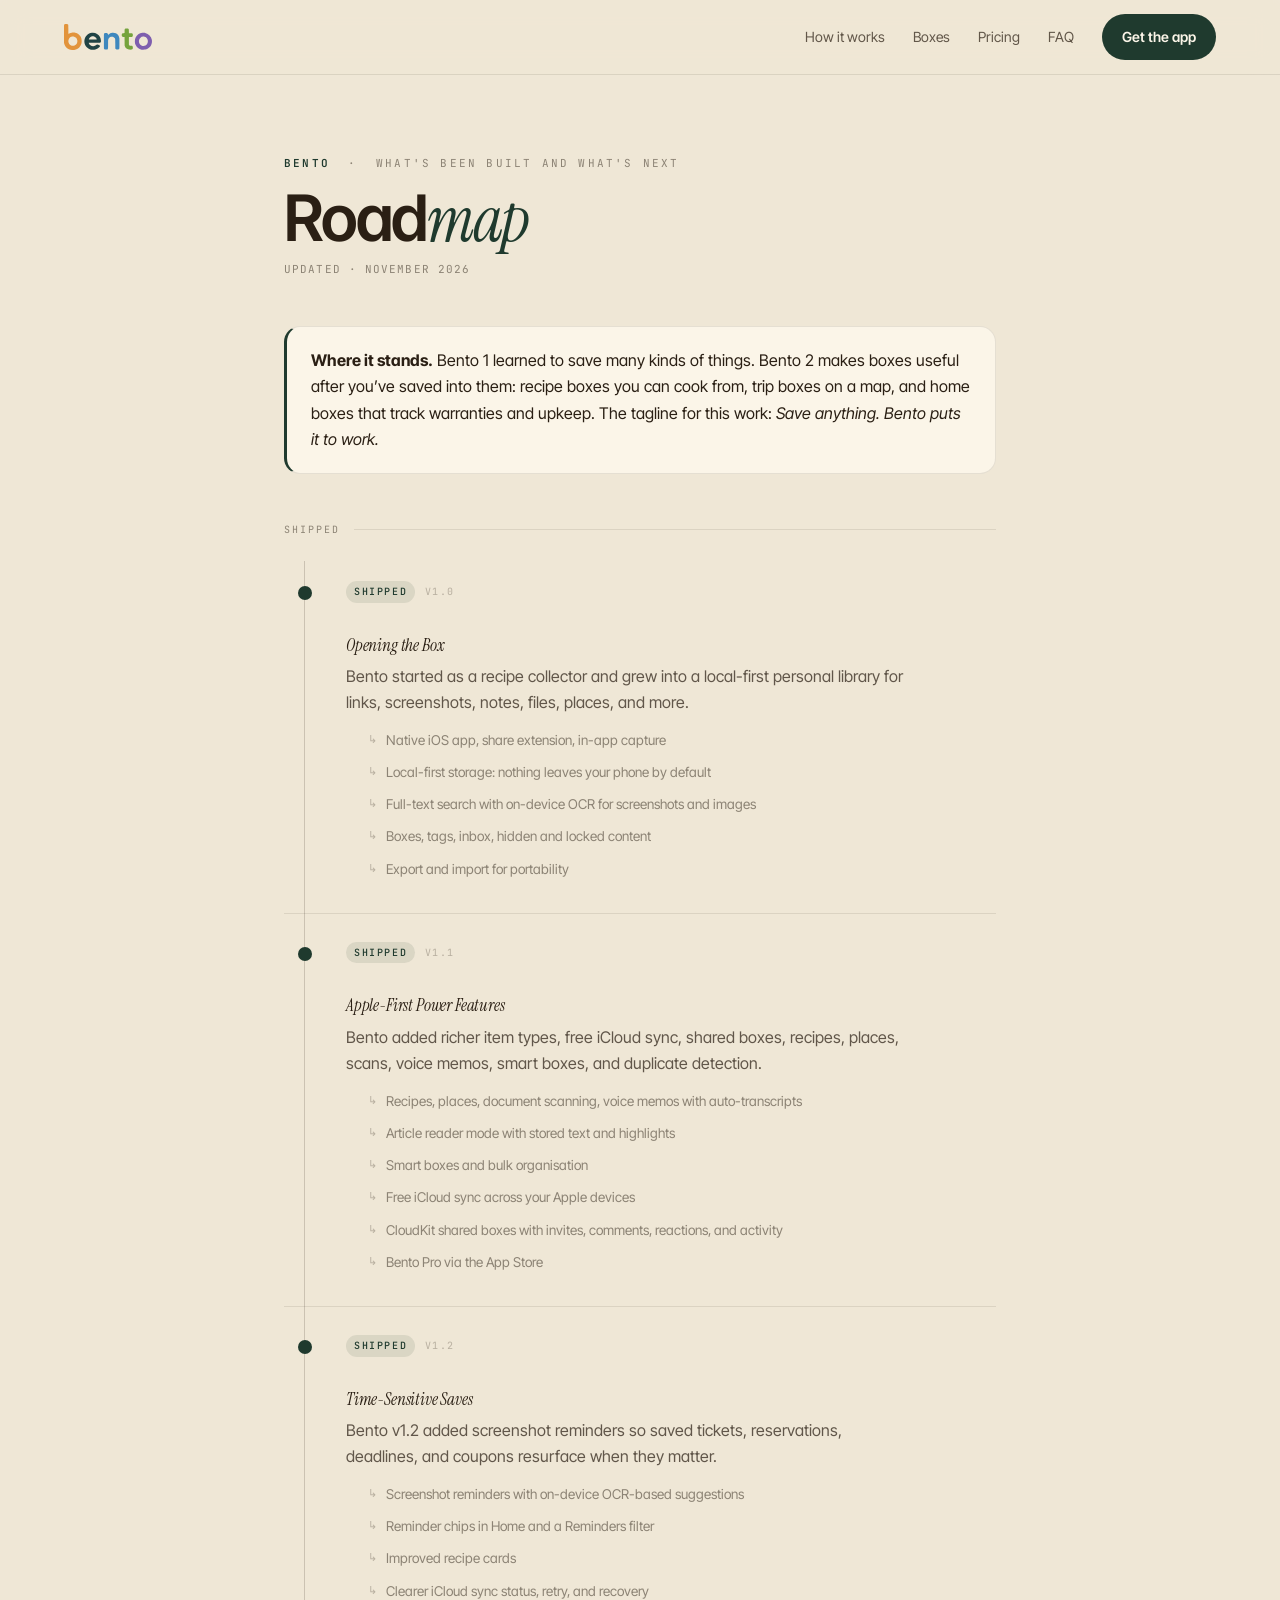
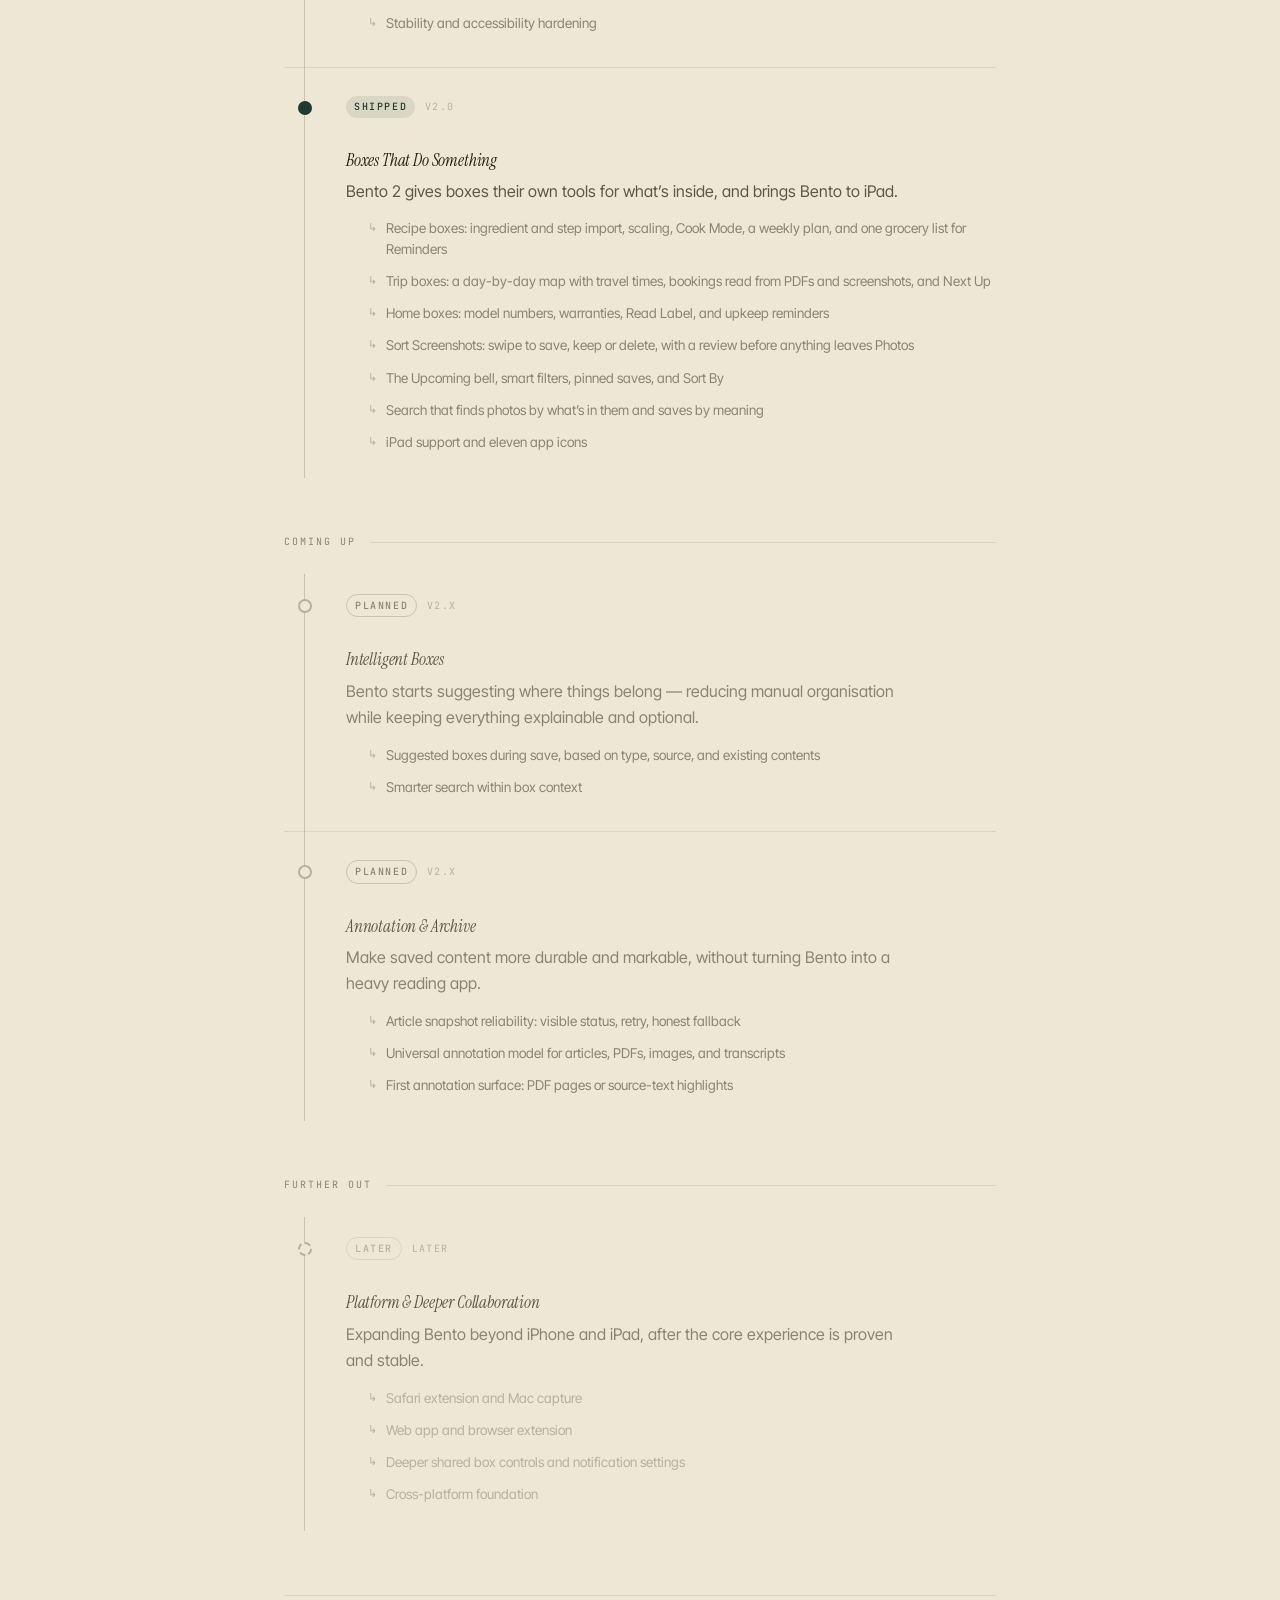
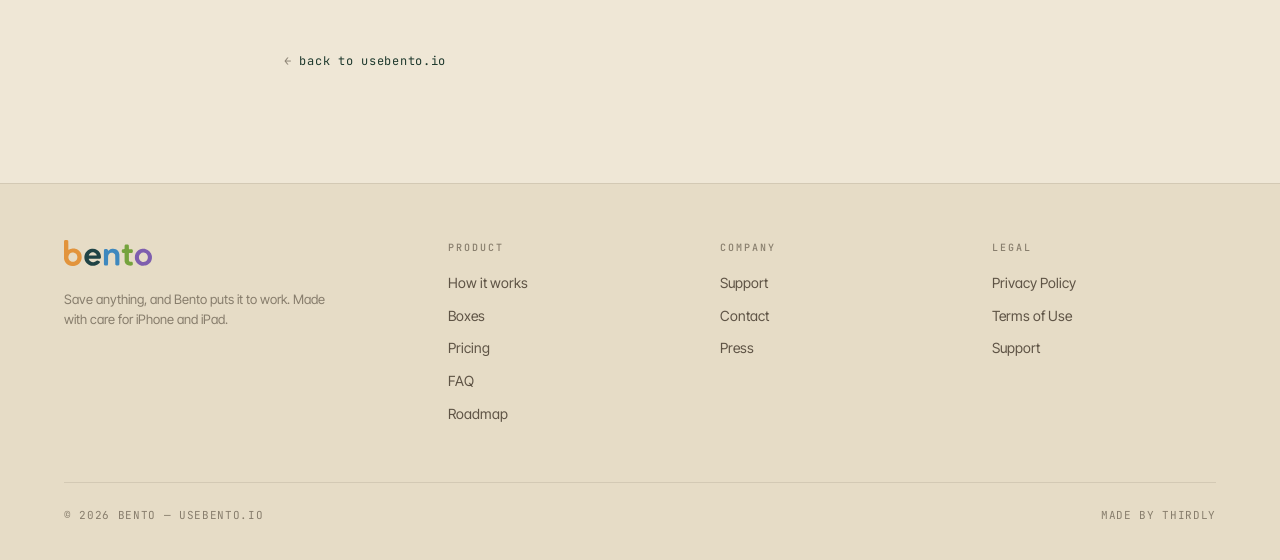
<file: roadmap.html>
<!doctype html>
<html lang="en">
<head>
<meta charset="utf-8" />
<meta name="viewport" content="width=device-width, initial-scale=1" />
<title>Roadmap — Bento</title>
<meta name="description" content="What's shipped, what's coming, and what's further out for Bento on iOS." />
<meta name="theme-color" content="#EFE7D6" />
<meta property="og:title" content="Roadmap — Bento" />
<meta property="og:description" content="What's shipped, what's coming, and what's further out for Bento on iOS." />
<meta property="og:type" content="website" />
<meta property="og:url" content="https://usebento.io/roadmap.html" />
<meta property="og:image" content="https://usebento.io/assets/og.png" />
<meta name="twitter:card" content="summary_large_image" />
<link rel="canonical" href="https://usebento.io/roadmap.html" />
<link rel="icon" type="image/png" sizes="32x32" href="favicon-32.png" />
<link rel="apple-touch-icon" sizes="180x180" href="apple-touch-icon.png" />
<link rel="preconnect" href="https://fonts.googleapis.com" />
<link rel="preconnect" href="https://fonts.gstatic.com" crossorigin />
<link href="https://fonts.googleapis.com/css2?family=Inter+Tight:wght@400;500;600;700&family=Instrument+Serif:ital@0;1&family=JetBrains+Mono:wght@400;500&display=swap" rel="stylesheet" />
<link rel="stylesheet" href="assets/styles.css" />
<style>
.rm-track {
  display: flex;
  flex-direction: column;
  position: relative;
  margin: 0 0 48px;
}
.rm-track::before {
  content: '';
  position: absolute;
  left: 20px;
  top: 8px; bottom: 8px;
  width: 1px;
  background: var(--line-strong);
}
.rm-item {
  display: grid;
  grid-template-columns: 42px 1fr;
  gap: 20px;
  padding: 28px 0;
  border-bottom: 1px solid var(--line);
  position: relative;
}
.rm-item:last-child { border-bottom: 0; }
.rm-dot {
  display: flex;
  justify-content: center;
  padding-top: 5px;
  position: relative;
  z-index: 1;
}
.rm-dot span {
  width: 14px; height: 14px;
  border-radius: 50%;
  display: block;
  flex-shrink: 0;
  background: var(--paper);
}
.rm-shipped  .rm-dot span { background: var(--forest); }
.rm-current  .rm-dot span { background: var(--persimmon); box-shadow: 0 0 0 4px rgba(200,85,61,0.18); }
.rm-planned  .rm-dot span { background: var(--paper); border: 2px solid var(--ink-4); }
.rm-later    .rm-dot span { background: var(--paper); border: 2px dashed var(--ink-4); }

.rm-meta {
  display: flex; align-items: center; gap: 10px;
  margin-bottom: 8px;
}
.rm-status {
  font-family: var(--font-mono);
  font-size: 10px;
  letter-spacing: 0.16em;
  text-transform: uppercase;
  font-weight: 500;
  padding: 3px 8px;
  border-radius: 999px;
}
.rm-shipped .rm-status { background: var(--forest-soft); color: var(--forest); }
.rm-current .rm-status { background: var(--persimmon-soft); color: var(--persimmon); }
.rm-planned .rm-status { color: var(--ink-3); border: 1px solid var(--line-strong); }
.rm-later   .rm-status { color: var(--ink-4); border: 1px solid var(--line); }

.rm-version {
  font-family: var(--font-mono);
  font-size: 10px;
  letter-spacing: 0.12em;
  color: var(--ink-4);
  text-transform: uppercase;
}
.rm-title {
  font-family: var(--font-serif);
  font-style: italic;
  font-size: 26px;
  font-weight: 400;
  letter-spacing: -0.01em;
  color: var(--ink);
  margin: 0 0 8px;
  line-height: 1.2;
}
.rm-planned .rm-title,
.rm-later   .rm-title { color: var(--ink-2); }

.rm-desc {
  font-size: 15px;
  color: var(--ink-2);
  margin: 0 0 14px;
  line-height: 1.6;
  max-width: 560px;
}
.rm-planned .rm-desc,
.rm-later   .rm-desc { color: var(--ink-3); }

.rm-list {
  list-style: none;
  padding: 0; margin: 0;
  display: grid; gap: 6px;
}
.rm-list li {
  font-size: 13.5px;
  color: var(--ink-3);
  padding-left: 18px;
  position: relative;
  line-height: 1.5;
}
.rm-list li::before {
  content: '↳';
  position: absolute; left: 0;
  font-family: var(--font-mono);
  font-size: 11px;
  color: var(--ink-4);
  top: 1px;
}
.rm-later .rm-list li { color: var(--ink-4); }

.rm-section-label {
  font-family: var(--font-mono);
  font-size: 10px;
  letter-spacing: 0.2em;
  text-transform: uppercase;
  color: var(--ink-3);
  margin: 48px 0 16px;
  display: flex; align-items: center; gap: 14px;
}
.rm-section-label::after {
  content: '';
  flex: 1; height: 1px;
  background: var(--line);
}
</style>
</head>
<body>

<nav class="nav">
  <div class="nav-inner">
    <a class="brand" href="/" aria-label="Bento — home">
      <img class="brand-wordmark" src="logo-wordmark.svg" alt="Bento" />
    </a>
    <div class="nav-links">
      <a href="/#how">How it works</a>
      <a href="/#types">Boxes</a>
      <a href="/#pricing">Pricing</a>
      <a href="/#faq">FAQ</a>
      <a class="btn btn-primary" href="https://apps.apple.com/us/app/bento-save-anything/id6770398950" target="_blank" rel="noopener">Get the app</a>
    </div>
  </div>
</nav>

<article class="article">
  <div class="wrap-narrow">
    <div class="eyebrow"><span class="num">bento</span> &nbsp;·&nbsp; what's been built and what's next</div>
    <h1>Road<em>map</em></h1>
    <div class="updated">Updated · November 2026</div>

    <div class="callout">
      <p><strong>Where it stands.</strong> Bento 1 learned to save many kinds of things. Bento 2 makes boxes useful after you&rsquo;ve saved into them: recipe boxes you can cook from, trip boxes on a map, and home boxes that track warranties and upkeep. The tagline for this work: <em>Save anything. Bento puts it to work.</em></p>
    </div>

    <!-- ── Shipped ── -->
    <div class="rm-section-label">Shipped</div>
    <div class="rm-track">

      <div class="rm-item rm-shipped">
        <div class="rm-dot"><span></span></div>
        <div class="rm-body">
          <div class="rm-meta">
            <span class="rm-status">Shipped</span>
            <span class="rm-version">v1.0</span>
          </div>
          <h3 class="rm-title">Opening the Box</h3>
          <p class="rm-desc">Bento started as a recipe collector and grew into a local-first personal library for links, screenshots, notes, files, places, and more.</p>
          <ul class="rm-list">
            <li>Native iOS app, share extension, in-app capture</li>
            <li>Local-first storage: nothing leaves your phone by default</li>
            <li>Full-text search with on-device OCR for screenshots and images</li>
            <li>Boxes, tags, inbox, hidden and locked content</li>
            <li>Export and import for portability</li>
          </ul>
        </div>
      </div>

      <div class="rm-item rm-shipped">
        <div class="rm-dot"><span></span></div>
        <div class="rm-body">
          <div class="rm-meta">
            <span class="rm-status">Shipped</span>
            <span class="rm-version">v1.1</span>
          </div>
          <h3 class="rm-title">Apple-First Power Features</h3>
          <p class="rm-desc">Bento added richer item types, free iCloud sync, shared boxes, recipes, places, scans, voice memos, smart boxes, and duplicate detection.</p>
          <ul class="rm-list">
            <li>Recipes, places, document scanning, voice memos with auto-transcripts</li>
            <li>Article reader mode with stored text and highlights</li>
            <li>Smart boxes and bulk organisation</li>
            <li>Free iCloud sync across your Apple devices</li>
            <li>CloudKit shared boxes with invites, comments, reactions, and activity</li>
            <li>Bento Pro via the App Store</li>
          </ul>
        </div>
      </div>

      <div class="rm-item rm-shipped">
        <div class="rm-dot"><span></span></div>
        <div class="rm-body">
          <div class="rm-meta">
            <span class="rm-status">Shipped</span>
            <span class="rm-version">v1.2</span>
          </div>
          <h3 class="rm-title">Time-Sensitive Saves</h3>
          <p class="rm-desc">Bento v1.2 added screenshot reminders so saved tickets, reservations, deadlines, and coupons resurface when they matter.</p>
          <ul class="rm-list">
            <li>Screenshot reminders with on-device OCR-based suggestions</li>
            <li>Reminder chips in Home and a Reminders filter</li>
            <li>Improved recipe cards</li>
            <li>Clearer iCloud sync status, retry, and recovery</li>
            <li>Stability and accessibility hardening</li>
          </ul>
        </div>
      </div>

      <div class="rm-item rm-shipped">
        <div class="rm-dot"><span></span></div>
        <div class="rm-body">
          <div class="rm-meta">
            <span class="rm-status">Shipped</span>
            <span class="rm-version">v2.0</span>
          </div>
          <h3 class="rm-title">Boxes That Do Something</h3>
          <p class="rm-desc">Bento 2 gives boxes their own tools for what&rsquo;s inside, and brings Bento to iPad.</p>
          <ul class="rm-list">
            <li>Recipe boxes: ingredient and step import, scaling, Cook Mode, a weekly plan, and one grocery list for Reminders</li>
            <li>Trip boxes: a day-by-day map with travel times, bookings read from PDFs and screenshots, and Next Up</li>
            <li>Home boxes: model numbers, warranties, Read Label, and upkeep reminders</li>
            <li>Sort Screenshots: swipe to save, keep or delete, with a review before anything leaves Photos</li>
            <li>The Upcoming bell, smart filters, pinned saves, and Sort By</li>
            <li>Search that finds photos by what&rsquo;s in them and saves by meaning</li>
            <li>iPad support and eleven app icons</li>
          </ul>
        </div>
      </div>

    </div>

    <!-- ── Coming up ── -->
    <div class="rm-section-label">Coming up</div>
    <div class="rm-track">

      <div class="rm-item rm-planned">
        <div class="rm-dot"><span></span></div>
        <div class="rm-body">
          <div class="rm-meta">
            <span class="rm-status">Planned</span>
            <span class="rm-version">v2.x</span>
          </div>
          <h3 class="rm-title">Intelligent Boxes</h3>
          <p class="rm-desc">Bento starts suggesting where things belong — reducing manual organisation while keeping everything explainable and optional.</p>
          <ul class="rm-list">
            <li>Suggested boxes during save, based on type, source, and existing contents</li>
            <li>Smarter search within box context</li>
          </ul>
        </div>
      </div>

      <div class="rm-item rm-planned">
        <div class="rm-dot"><span></span></div>
        <div class="rm-body">
          <div class="rm-meta">
            <span class="rm-status">Planned</span>
            <span class="rm-version">v2.x</span>
          </div>
          <h3 class="rm-title">Annotation &amp; Archive</h3>
          <p class="rm-desc">Make saved content more durable and markable, without turning Bento into a heavy reading app.</p>
          <ul class="rm-list">
            <li>Article snapshot reliability: visible status, retry, honest fallback</li>
            <li>Universal annotation model for articles, PDFs, images, and transcripts</li>
            <li>First annotation surface: PDF pages or source-text highlights</li>
          </ul>
        </div>
      </div>

    </div>

    <!-- ── Further out ── -->
    <div class="rm-section-label">Further out</div>
    <div class="rm-track">

      <div class="rm-item rm-later">
        <div class="rm-dot"><span></span></div>
        <div class="rm-body">
          <div class="rm-meta">
            <span class="rm-status">Later</span>
            <span class="rm-version">later</span>
          </div>
          <h3 class="rm-title">Platform &amp; Deeper Collaboration</h3>
          <p class="rm-desc">Expanding Bento beyond iPhone and iPad, after the core experience is proven and stable.</p>
          <ul class="rm-list">
            <li>Safari extension and Mac capture</li>
            <li>Web app and browser extension</li>
            <li>Deeper shared box controls and notification settings</li>
            <li>Cross-platform foundation</li>
          </ul>
        </div>
      </div>

    </div>

    <hr />
    <p style="font-family: var(--font-mono); font-size: 12px; color: var(--ink-3); letter-spacing: 0.06em;">
      ← <a href="/" style="border:none;">back to usebento.io</a>
    </p>
  </div>
</article>

<footer>
  <div class="wrap">
    <div class="foot-grid">
      <div class="foot-brand">
        <a class="brand" href="/" aria-label="Bento — home">
          <img class="brand-wordmark" src="logo-wordmark.svg" alt="Bento" />
        </a>
        <p>Save anything, and Bento puts it to work. Made with care for iPhone and iPad.</p>
      </div>
      <div class="foot-col">
        <h4>Product</h4>
        <ul>
          <li><a href="/#how">How it works</a></li>
          <li><a href="/#types">Boxes</a></li>
          <li><a href="/#pricing">Pricing</a></li>
          <li><a href="/#faq">FAQ</a></li>
          <li><a href="roadmap.html">Roadmap</a></li>
        </ul>
      </div>
      <div class="foot-col">
        <h4>Company</h4>
        <ul>
          <li><a href="support.html">Support</a></li>
          <li><a href="mailto:hello@usebento.io">Contact</a></li>
          <li><a href="mailto:press@usebento.io">Press</a></li>
        </ul>
      </div>
      <div class="foot-col">
        <h4>Legal</h4>
        <ul>
          <li><a href="privacy.html">Privacy Policy</a></li>
          <li><a href="terms.html">Terms of Use</a></li>
          <li><a href="support.html">Support</a></li>
        </ul>
      </div>
    </div>
    <div class="foot-base">
      <span>© 2026 Bento — usebento.io</span>
      <span>Made by thirdly</span>
    </div>
  </div>
</footer>

</body>
</html>
</file>
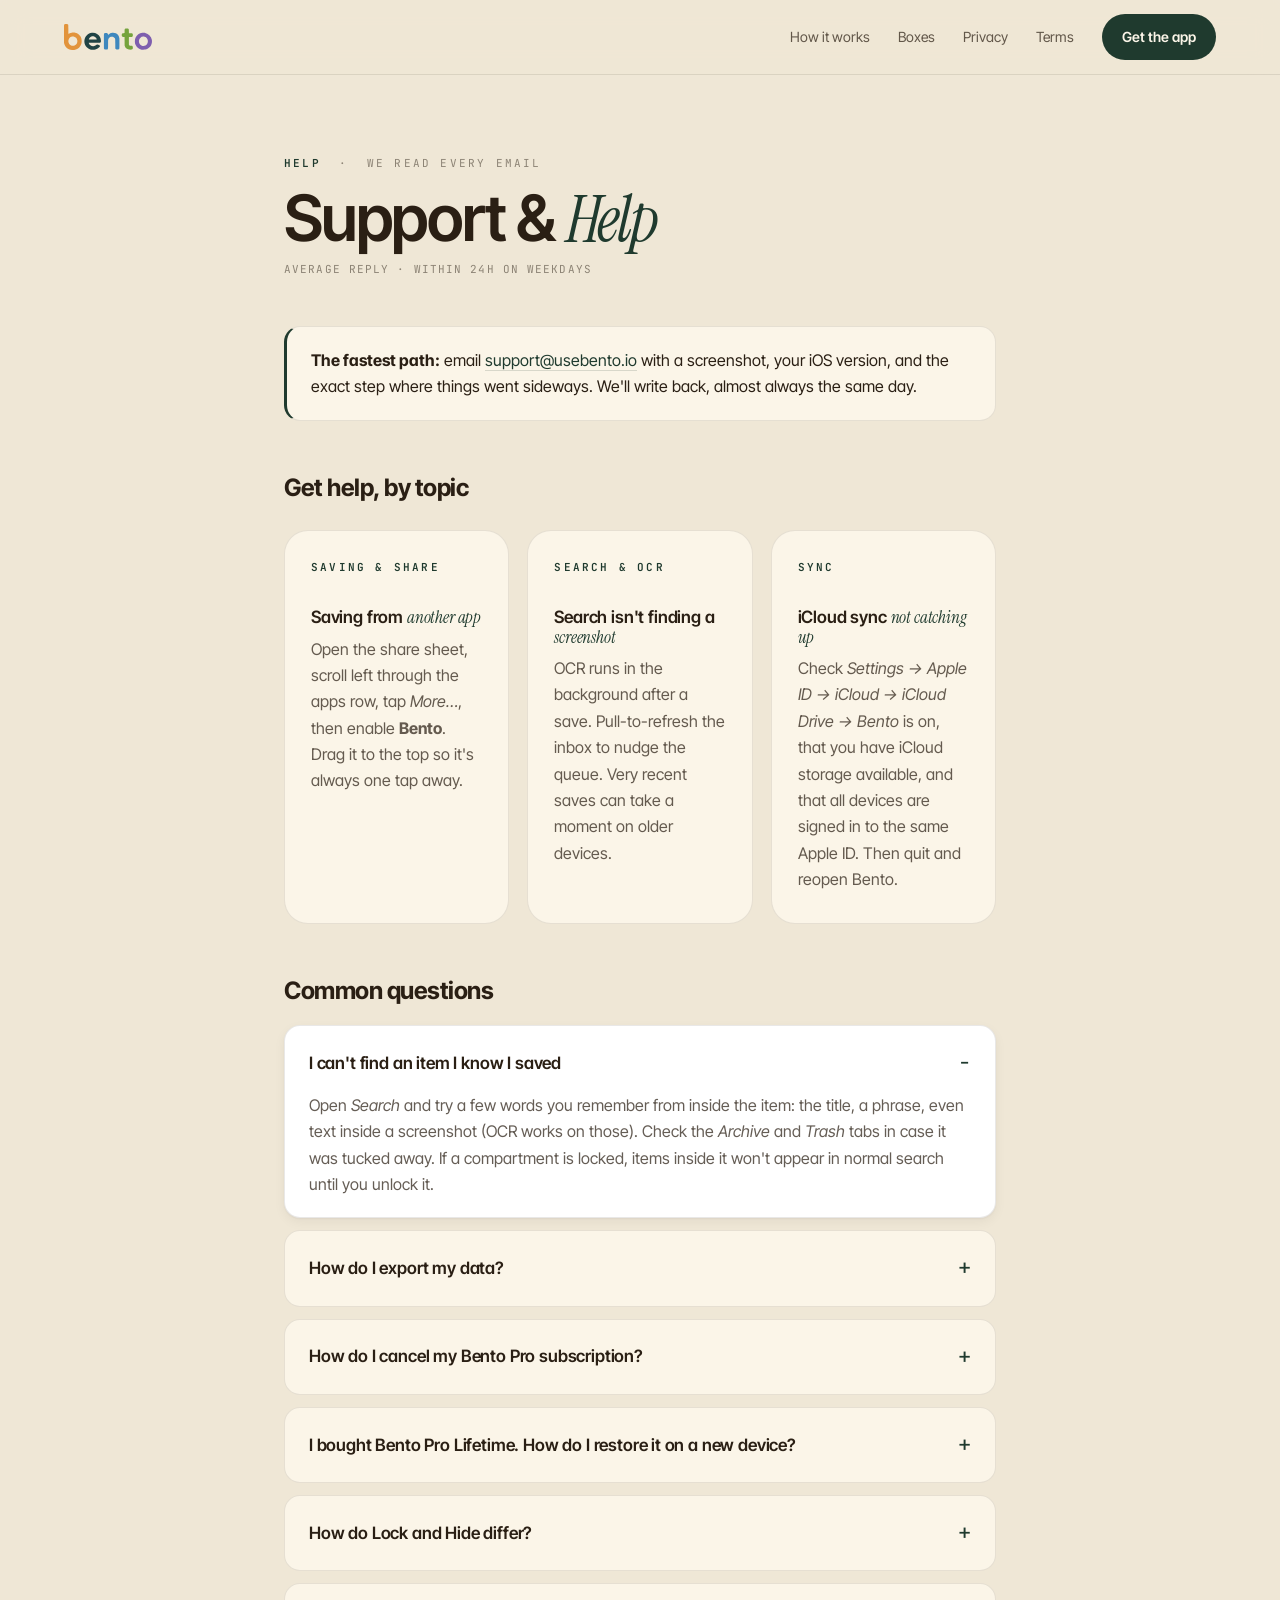
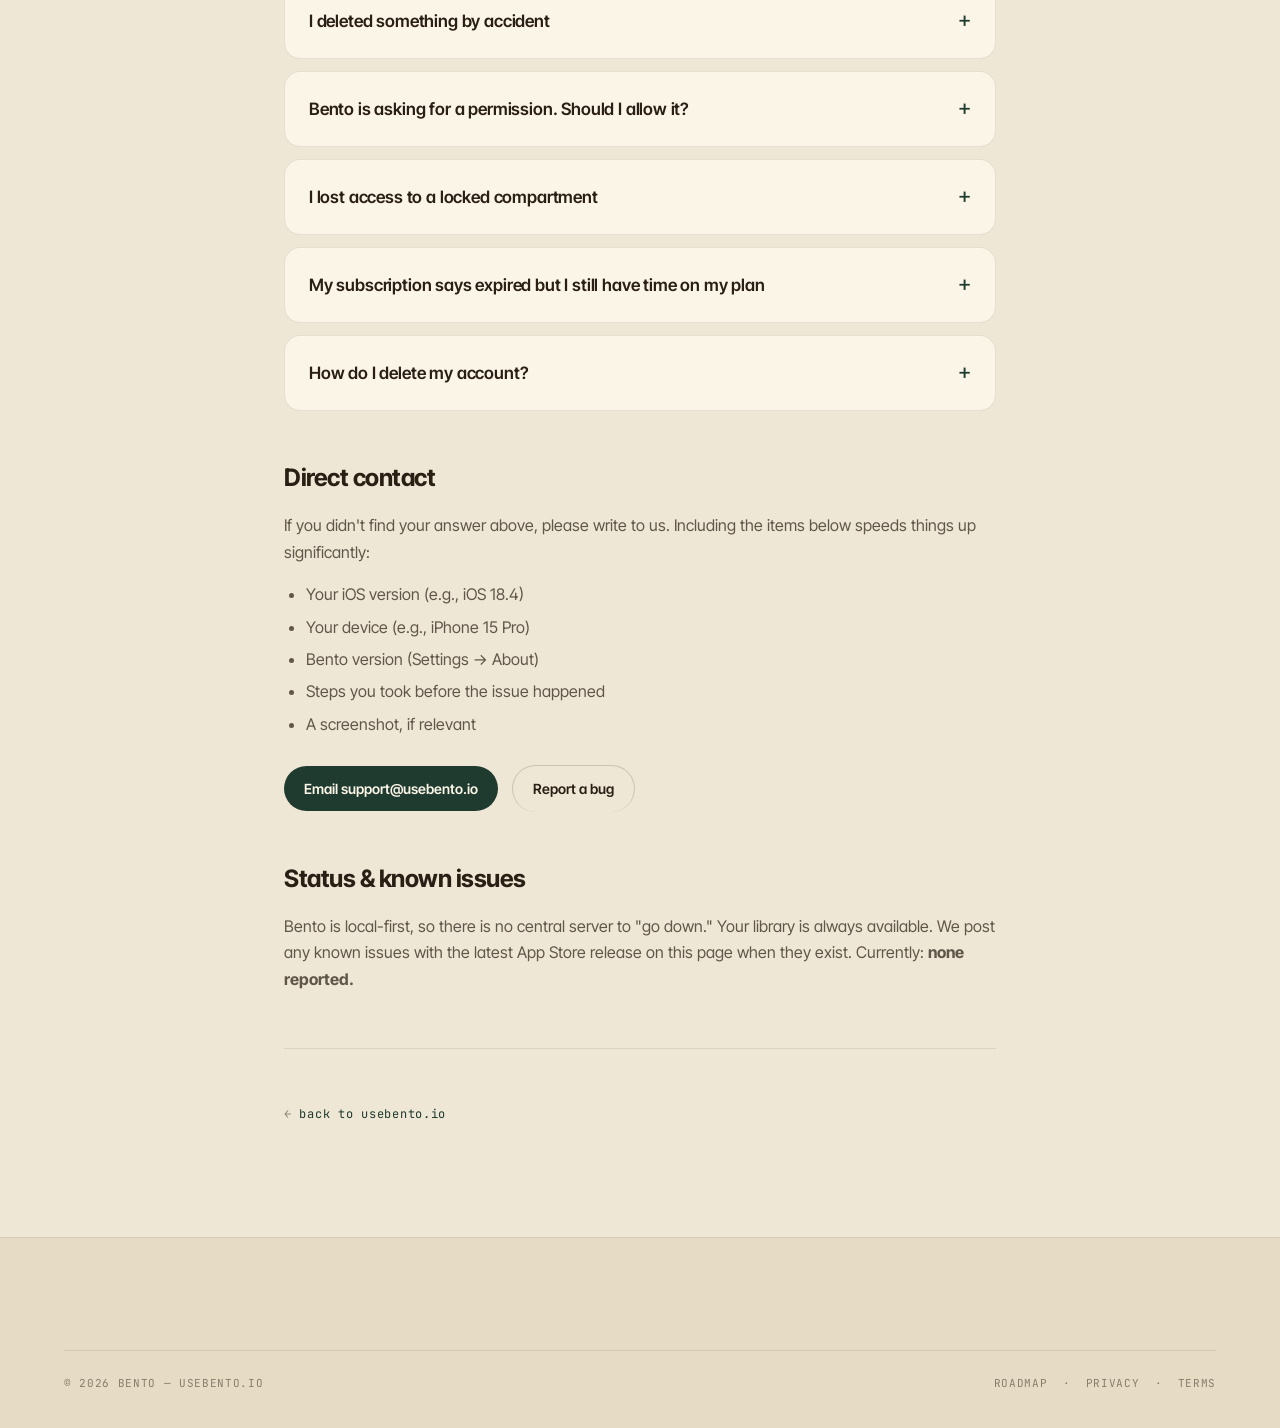
<file: support.html>
<!doctype html>
<html lang="en">
<head>
<meta charset="utf-8" />
<meta name="viewport" content="width=device-width, initial-scale=1" />
<title>Support — Bento</title>
<meta name="description" content="Help, FAQs, and direct support for the Bento iOS app." />
<meta name="theme-color" content="#EFE7D6" />
<meta property="og:title" content="Support — Bento" />
<meta property="og:description" content="Help, FAQs, and direct support for the Bento iOS app." />
<meta property="og:type" content="website" />
<meta property="og:url" content="https://usebento.io/support.html" />
<meta property="og:image" content="https://usebento.io/assets/og.png" />
<meta name="twitter:card" content="summary_large_image" />
<link rel="canonical" href="https://usebento.io/support.html" />
<link rel="icon" type="image/png" sizes="32x32" href="favicon-32.png" />
<link rel="apple-touch-icon" sizes="180x180" href="apple-touch-icon.png" />
<link rel="preconnect" href="https://fonts.googleapis.com" />
<link rel="preconnect" href="https://fonts.gstatic.com" crossorigin />
<link href="https://fonts.googleapis.com/css2?family=Inter+Tight:wght@400;500;600;700&family=Instrument+Serif:ital@0;1&family=JetBrains+Mono:wght@400;500&display=swap" rel="stylesheet" />
<link rel="stylesheet" href="assets/styles.css" />
</head>
<body>

<nav class="nav">
  <div class="nav-inner">
    <a class="brand" href="/" aria-label="Bento — home">
      <img class="brand-wordmark" src="logo-wordmark.svg" alt="Bento" />
    </a>
    <div class="nav-links">
      <a href="/#how">How it works</a>
      <a href="/#types">Boxes</a>
      <a href="privacy.html">Privacy</a>
      <a href="terms.html">Terms</a>
      <a class="btn btn-primary" href="/#download">Get the app</a>
    </div>
  </div>
</nav>

<article class="article">
  <div class="wrap-narrow">
    <div class="eyebrow"><span class="num">help</span> &nbsp;·&nbsp; we read every email</div>
    <h1>Support &amp; <em>Help</em></h1>
    <div class="updated">Average reply · within 24h on weekdays</div>

    <div class="callout">
      <p><strong>The fastest path:</strong> email <a href="mailto:support@usebento.io">support@usebento.io</a> with a screenshot, your iOS version, and the exact step where things went sideways. We'll write back, almost always the same day.</p>
    </div>

    <h2>Get help, by topic</h2>

    <div class="steps" style="margin-top: 24px;">
      <div class="step">
        <div class="step-num">SAVING &amp; SHARE</div>
        <h3>Saving from <em>another app</em></h3>
        <p>Open the share sheet, scroll left through the apps row, tap <em>More…</em>, then enable <strong>Bento</strong>. Drag it to the top so it's always one tap away.</p>
      </div>
      <div class="step">
        <div class="step-num">SEARCH &amp; OCR</div>
        <h3>Search isn't finding a <em>screenshot</em></h3>
        <p>OCR runs in the background after a save. Pull-to-refresh the inbox to nudge the queue. Very recent saves can take a moment on older devices.</p>
      </div>
      <div class="step">
        <div class="step-num">SYNC</div>
        <h3>iCloud sync <em>not catching up</em></h3>
        <p>Check <em>Settings → Apple ID → iCloud → iCloud Drive → Bento</em> is on, that you have iCloud storage available, and that all devices are signed in to the same Apple ID. Then quit and reopen Bento.</p>
      </div>
    </div>

    <h2>Common questions</h2>
    <div class="faq" style="margin-top: 16px;">
      <details open>
        <summary>I can't find an item I know I saved</summary>
        <p>Open <em>Search</em> and try a few words you remember from inside the item: the title, a phrase, even text inside a screenshot (OCR works on those). Check the <em>Archive</em> and <em>Trash</em> tabs in case it was tucked away. If a compartment is locked, items inside it won't appear in normal search until you unlock it.</p>
      </details>
      <details>
        <summary>How do I export my data?</summary>
        <p>Open <em>Settings → Export</em>. You can export a single item, a folder, or your entire library as a zip with original files plus a JSON manifest. There's also per-item share with multiple formats (Card, Link, Text, PDF, original file).</p>
      </details>
      <details>
        <summary>How do I cancel my Bento Pro subscription?</summary>
        <p>Subscriptions are managed by Apple. On your iPhone, go to <em>Settings → [your name] → Subscriptions → Bento Pro</em>, then tap <em>Cancel Subscription</em>. Your premium features stay active until the end of the current billing period.</p>
      </details>
      <details>
        <summary>I bought Bento Pro Lifetime. How do I restore it on a new device?</summary>
        <p>Open Bento, go to <em>Settings → Bento Pro</em>, and tap <em>Restore Purchases</em>. As long as you're signed in to the same Apple ID you used to purchase, your lifetime access will be reinstated at no charge.</p>
      </details>
      <details>
        <summary>How do Lock and Hide differ?</summary>
        <p><strong>Lock</strong> keeps a compartment visible in your folders but gates it behind Face ID. <strong>Hide</strong> removes the items completely from inbox, search, and widgets. Reveal hidden items by pulling down on the Folders screen (or only via Settings, depending on your privacy mode).</p>
      </details>
      <details>
        <summary>I deleted something by accident</summary>
        <p>Open <em>Trash</em>. Items live there for 30 days before being permanently removed. Tap an item, then <em>Restore</em>. If you just deleted it, look for the <em>Undo</em> toast at the bottom of the screen.</p>
      </details>
      <details>
        <summary>Bento is asking for a permission. Should I allow it?</summary>
        <p>Bento only asks for what's needed to perform the action you triggered: Photos to import images, Camera to scan or photograph, Microphone to record voice memos, Location to save a place, Notifications for reminders or shared activity. You can change any of these later in <em>iOS Settings → Bento</em>.</p>
      </details>
      <details>
        <summary>I lost access to a locked compartment</summary>
        <p>If Face ID stops recognizing you and your passcode fallback isn't working, open <em>Settings → Private &amp; Locked → Recovery</em> and follow the steps. Because Bento is local-first, we can't reset a passcode on our end. Recovery is via iOS.</p>
      </details>
      <details>
        <summary>My subscription says expired but I still have time on my plan</summary>
        <p>Sign out and back into the App Store, then open Bento and tap <em>Restore Purchases</em> in <em>Settings → Subscription</em>. If that doesn't work, email us with the date and rough time of the original purchase.</p>
      </details>
      <details>
        <summary>How do I delete my account?</summary>
        <p>Bento doesn't have an account. To erase everything Bento knows about you, delete the app from your device. If iCloud sync was on, also remove Bento data via <em>Settings → Apple ID → iCloud → Manage Storage → Bento → Delete</em>.</p>
      </details>
    </div>

    <h2>Direct contact</h2>
    <p>If you didn't find your answer above, please write to us. Including the items below speeds things up significantly:</p>
    <ul>
      <li>Your iOS version (e.g., iOS 18.4)</li>
      <li>Your device (e.g., iPhone 15 Pro)</li>
      <li>Bento version (Settings → About)</li>
      <li>Steps you took before the issue happened</li>
      <li>A screenshot, if relevant</li>
    </ul>

    <div class="hero-cta" style="margin-top: 28px;">
      <a class="btn btn-primary" href="mailto:support@usebento.io?subject=Bento%20Support">Email support@usebento.io</a>
      <a class="btn btn-ghost" href="mailto:bugs@usebento.io?subject=Bug%20report">Report a bug</a>
    </div>

    <h2>Status &amp; known issues</h2>
    <p>Bento is local-first, so there is no central server to "go down." Your library is always available. We post any known issues with the latest App Store release on this page when they exist. Currently: <strong>none reported.</strong></p>

    <hr />
    <p style="font-family: var(--font-mono); font-size: 12px; color: var(--ink-3); letter-spacing: 0.06em;">
      ← <a href="/" style="border:none;">back to usebento.io</a>
    </p>
  </div>
</article>

<footer>
  <div class="wrap">
    <div class="foot-base">
      <span>© 2026 Bento — usebento.io</span>
      <span><a href="roadmap.html" style="border:none;">Roadmap</a> &nbsp;·&nbsp; <a href="privacy.html" style="border:none;">Privacy</a> &nbsp;·&nbsp; <a href="terms.html" style="border:none;">Terms</a></span>
    </div>
  </div>
</footer>

</body>
</html>
</file>
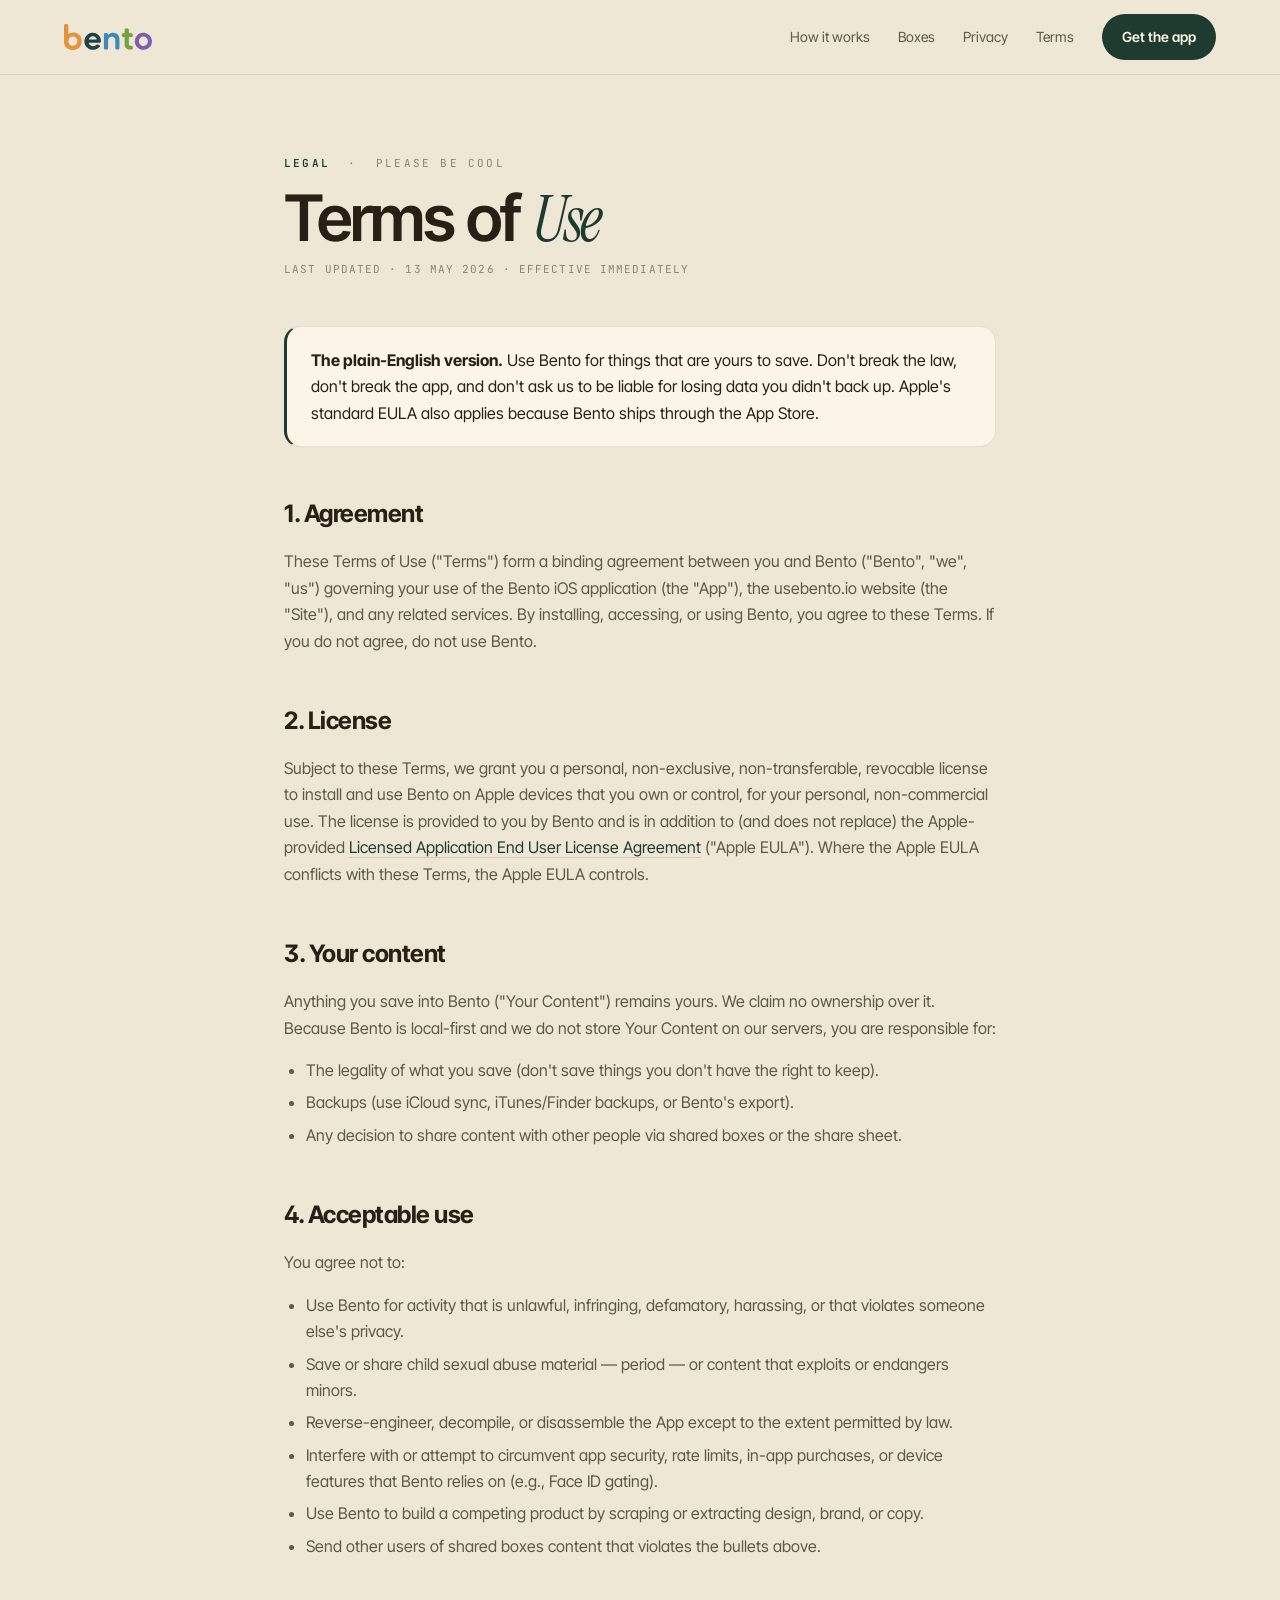
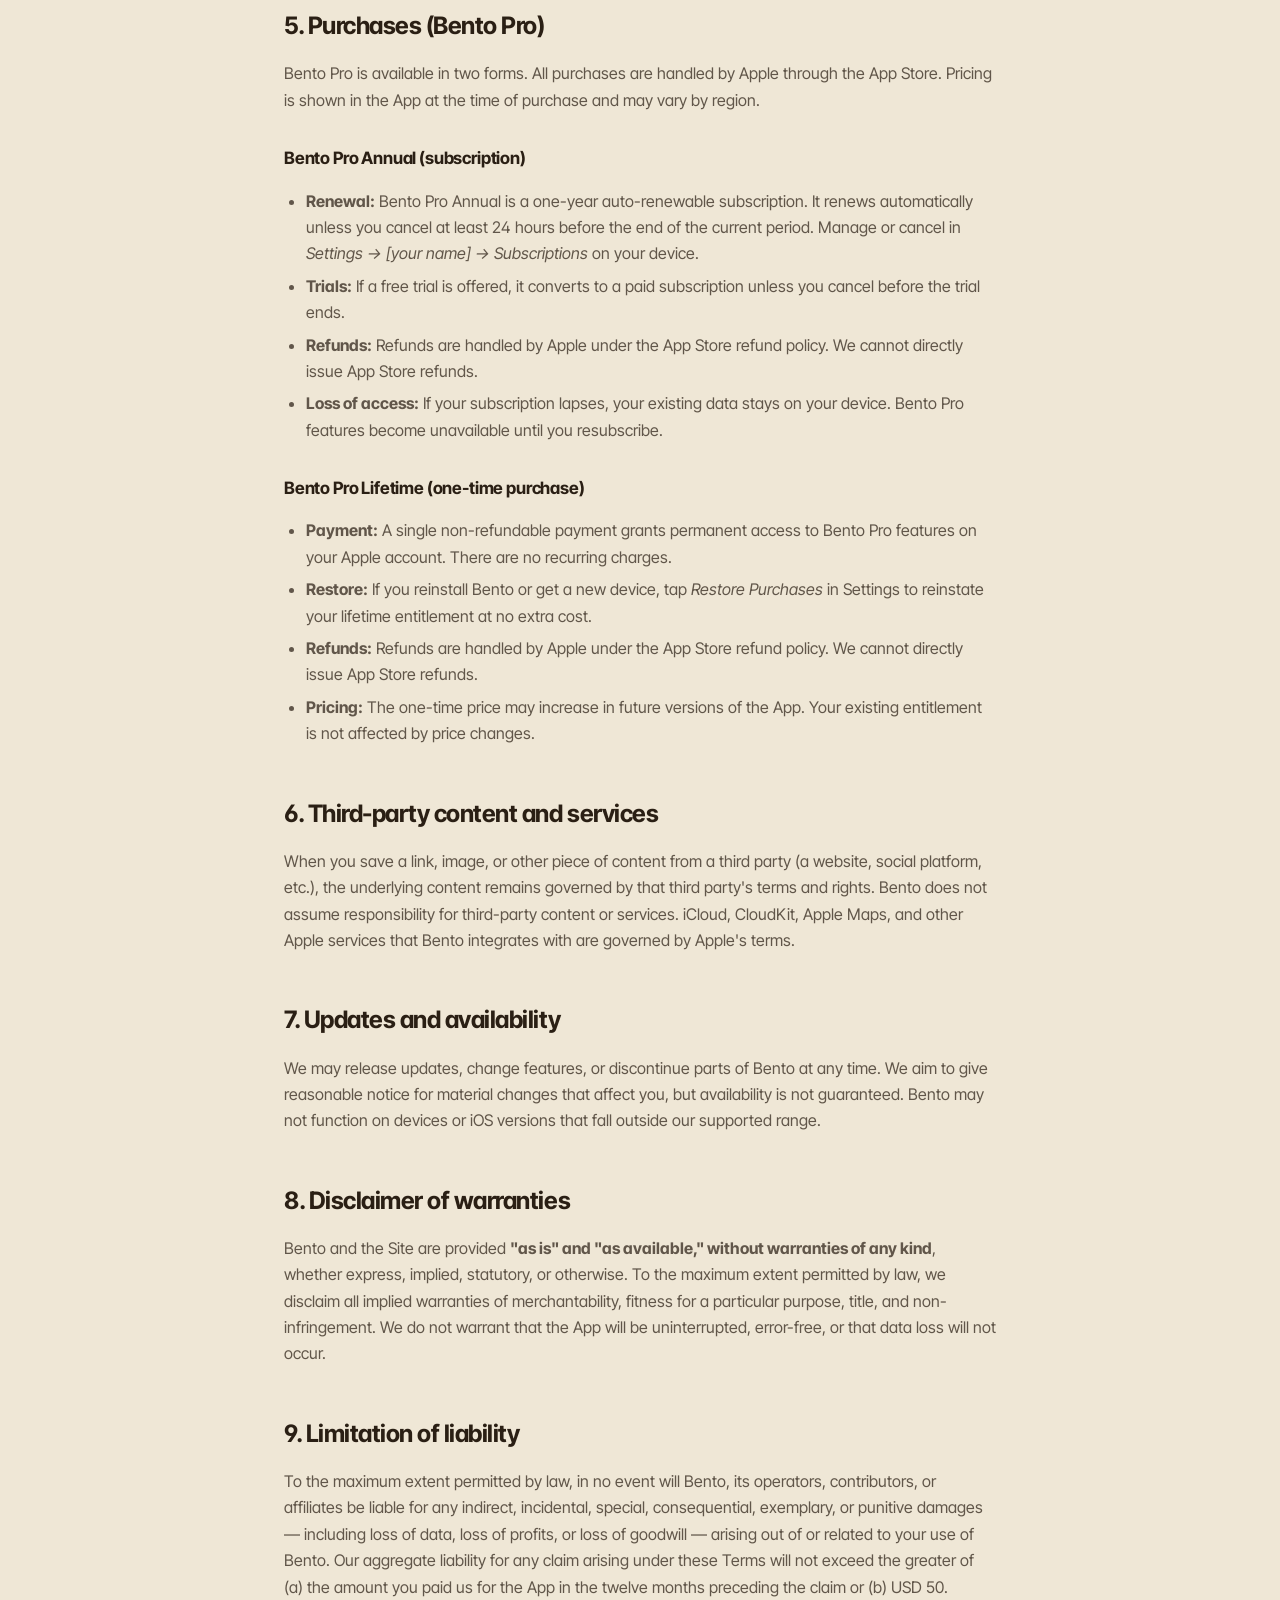
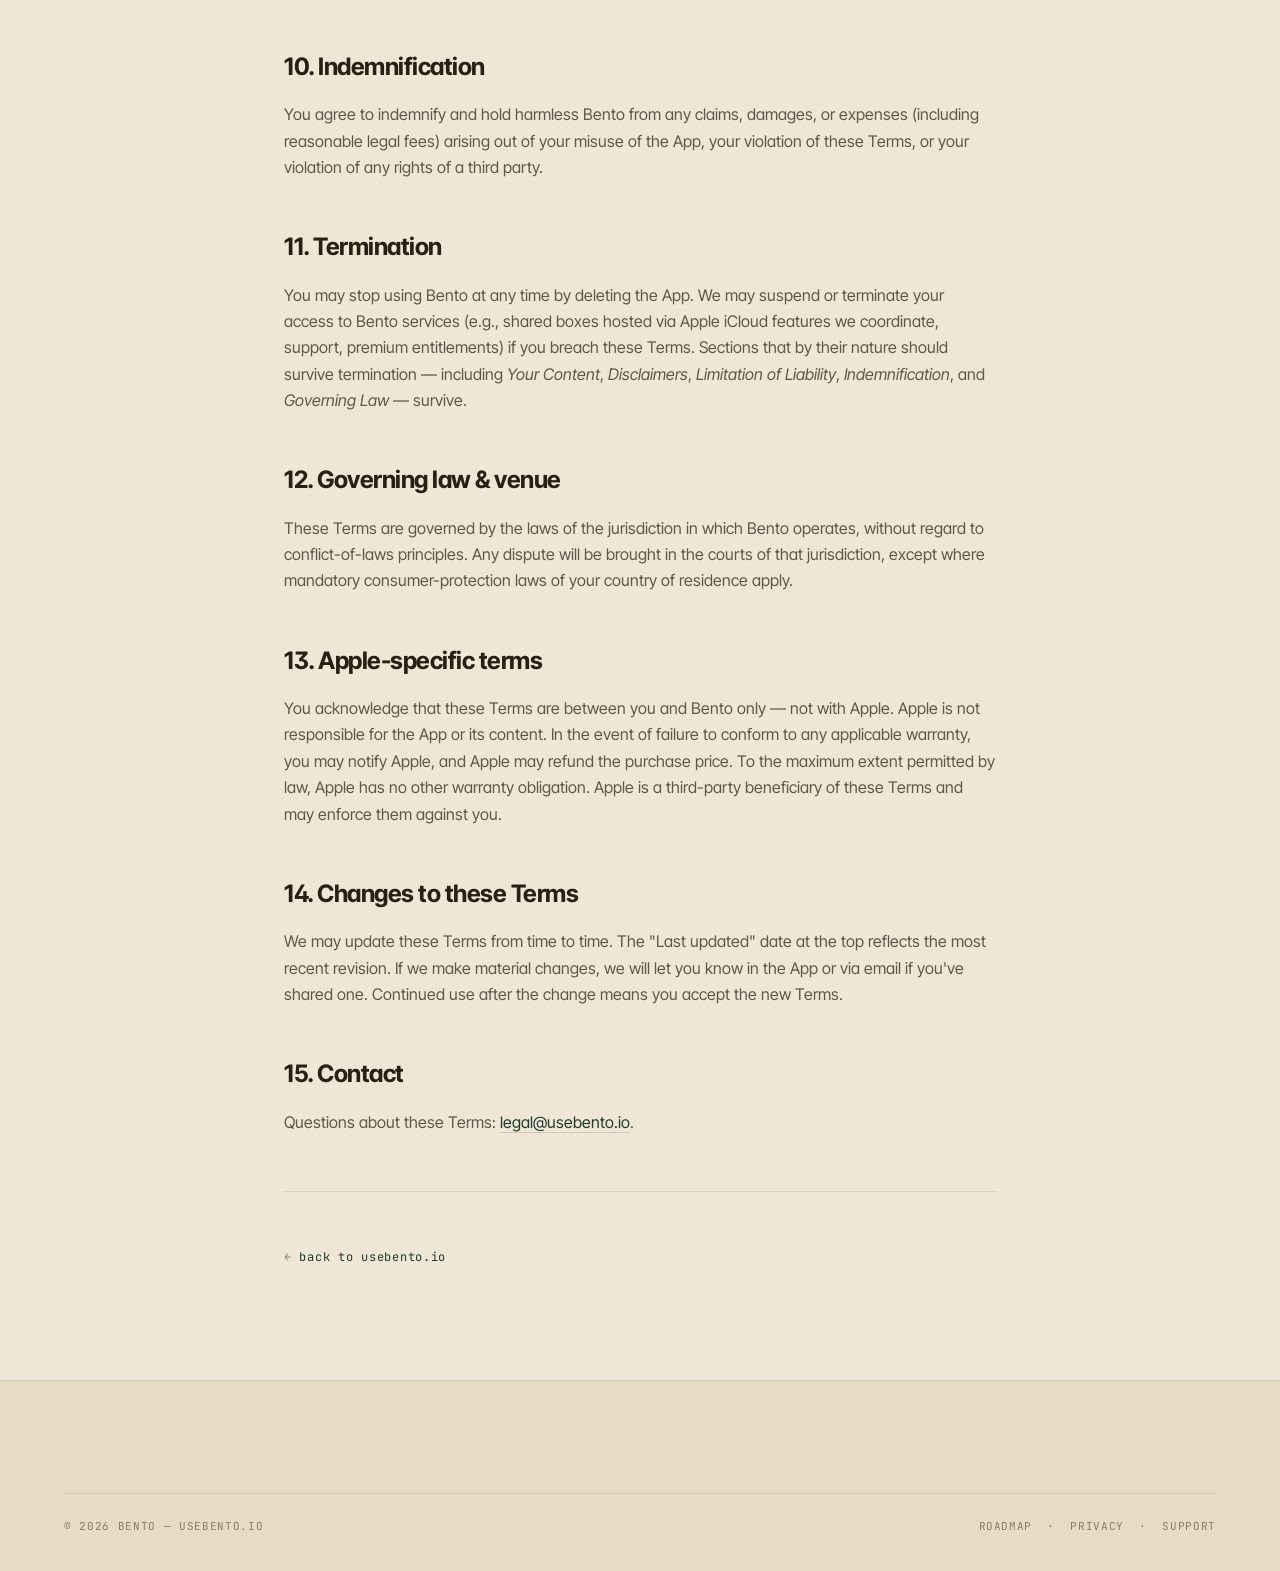
<file: terms.html>
<!doctype html>
<html lang="en">
<head>
<meta charset="utf-8" />
<meta name="viewport" content="width=device-width, initial-scale=1" />
<title>Terms of Use — Bento</title>
<meta name="description" content="Terms of Use governing your use of the Bento iOS app and the usebento.io website." />
<meta name="theme-color" content="#EFE7D6" />
<meta property="og:title" content="Terms of Use — Bento" />
<meta property="og:description" content="Terms of Use governing your use of the Bento iOS app and the usebento.io website." />
<meta property="og:type" content="website" />
<meta property="og:url" content="https://usebento.io/terms.html" />
<meta property="og:image" content="https://usebento.io/assets/og.png" />
<meta name="twitter:card" content="summary_large_image" />
<link rel="canonical" href="https://usebento.io/terms.html" />
<link rel="icon" type="image/png" sizes="32x32" href="favicon-32.png" />
<link rel="apple-touch-icon" sizes="180x180" href="apple-touch-icon.png" />
<link rel="preconnect" href="https://fonts.googleapis.com" />
<link rel="preconnect" href="https://fonts.gstatic.com" crossorigin />
<link href="https://fonts.googleapis.com/css2?family=Inter+Tight:wght@400;500;600;700&family=Instrument+Serif:ital@0;1&family=JetBrains+Mono:wght@400;500&display=swap" rel="stylesheet" />
<link rel="stylesheet" href="assets/styles.css" />
</head>
<body>

<nav class="nav">
  <div class="nav-inner">
    <a class="brand" href="/" aria-label="Bento — home">
      <img class="brand-wordmark" src="logo-wordmark.svg" alt="Bento" />
    </a>
    <div class="nav-links">
      <a href="/#how">How it works</a>
      <a href="/#types">Boxes</a>
      <a href="privacy.html">Privacy</a>
      <a href="terms.html">Terms</a>
      <a class="btn btn-primary" href="/#download">Get the app</a>
    </div>
  </div>
</nav>

<article class="article">
  <div class="wrap-narrow">
    <div class="eyebrow"><span class="num">legal</span> &nbsp;·&nbsp; please be cool</div>
    <h1>Terms of <em>Use</em></h1>
    <div class="updated">Last updated · 13 May 2026 · effective immediately</div>

    <div class="callout">
      <p><strong>The plain-English version.</strong> Use Bento for things that are yours to save. Don't break the law, don't break the app, and don't ask us to be liable for losing data you didn't back up. Apple's standard EULA also applies because Bento ships through the App Store.</p>
    </div>

    <h2>1. Agreement</h2>
    <p>These Terms of Use ("Terms") form a binding agreement between you and Bento ("Bento", "we", "us") governing your use of the Bento iOS application (the "App"), the usebento.io website (the "Site"), and any related services. By installing, accessing, or using Bento, you agree to these Terms. If you do not agree, do not use Bento.</p>

    <h2>2. License</h2>
    <p>Subject to these Terms, we grant you a personal, non-exclusive, non-transferable, revocable license to install and use Bento on Apple devices that you own or control, for your personal, non-commercial use. The license is provided to you by Bento and is in addition to (and does not replace) the Apple-provided <a href="https://www.apple.com/legal/internet-services/itunes/dev/stdeula/">Licensed Application End User License Agreement</a> ("Apple EULA"). Where the Apple EULA conflicts with these Terms, the Apple EULA controls.</p>

    <h2>3. Your content</h2>
    <p>Anything you save into Bento ("Your Content") remains yours. We claim no ownership over it. Because Bento is local-first and we do not store Your Content on our servers, you are responsible for:</p>
    <ul>
      <li>The legality of what you save (don't save things you don't have the right to keep).</li>
      <li>Backups (use iCloud sync, iTunes/Finder backups, or Bento's export).</li>
      <li>Any decision to share content with other people via shared boxes or the share sheet.</li>
    </ul>

    <h2>4. Acceptable use</h2>
    <p>You agree not to:</p>
    <ul>
      <li>Use Bento for activity that is unlawful, infringing, defamatory, harassing, or that violates someone else's privacy.</li>
      <li>Save or share child sexual abuse material — period — or content that exploits or endangers minors.</li>
      <li>Reverse-engineer, decompile, or disassemble the App except to the extent permitted by law.</li>
      <li>Interfere with or attempt to circumvent app security, rate limits, in-app purchases, or device features that Bento relies on (e.g., Face ID gating).</li>
      <li>Use Bento to build a competing product by scraping or extracting design, brand, or copy.</li>
      <li>Send other users of shared boxes content that violates the bullets above.</li>
    </ul>

    <h2>5. Purchases (Bento Pro)</h2>
    <p>Bento Pro is available in two forms. All purchases are handled by Apple through the App Store. Pricing is shown in the App at the time of purchase and may vary by region.</p>

    <h3>Bento Pro Annual (subscription)</h3>
    <ul>
      <li><strong>Renewal:</strong> Bento Pro Annual is a one-year auto-renewable subscription. It renews automatically unless you cancel at least 24 hours before the end of the current period. Manage or cancel in <em>Settings → [your name] → Subscriptions</em> on your device.</li>
      <li><strong>Trials:</strong> If a free trial is offered, it converts to a paid subscription unless you cancel before the trial ends.</li>
      <li><strong>Refunds:</strong> Refunds are handled by Apple under the App Store refund policy. We cannot directly issue App Store refunds.</li>
      <li><strong>Loss of access:</strong> If your subscription lapses, your existing data stays on your device. Bento Pro features become unavailable until you resubscribe.</li>
    </ul>

    <h3>Bento Pro Lifetime (one-time purchase)</h3>
    <ul>
      <li><strong>Payment:</strong> A single non-refundable payment grants permanent access to Bento Pro features on your Apple account. There are no recurring charges.</li>
      <li><strong>Restore:</strong> If you reinstall Bento or get a new device, tap <em>Restore Purchases</em> in Settings to reinstate your lifetime entitlement at no extra cost.</li>
      <li><strong>Refunds:</strong> Refunds are handled by Apple under the App Store refund policy. We cannot directly issue App Store refunds.</li>
      <li><strong>Pricing:</strong> The one-time price may increase in future versions of the App. Your existing entitlement is not affected by price changes.</li>
    </ul>

    <h2>6. Third-party content and services</h2>
    <p>When you save a link, image, or other piece of content from a third party (a website, social platform, etc.), the underlying content remains governed by that third party's terms and rights. Bento does not assume responsibility for third-party content or services. iCloud, CloudKit, Apple Maps, and other Apple services that Bento integrates with are governed by Apple's terms.</p>

    <h2>7. Updates and availability</h2>
    <p>We may release updates, change features, or discontinue parts of Bento at any time. We aim to give reasonable notice for material changes that affect you, but availability is not guaranteed. Bento may not function on devices or iOS versions that fall outside our supported range.</p>

    <h2>8. Disclaimer of warranties</h2>
    <p>Bento and the Site are provided <strong>"as is" and "as available," without warranties of any kind</strong>, whether express, implied, statutory, or otherwise. To the maximum extent permitted by law, we disclaim all implied warranties of merchantability, fitness for a particular purpose, title, and non-infringement. We do not warrant that the App will be uninterrupted, error-free, or that data loss will not occur.</p>

    <h2>9. Limitation of liability</h2>
    <p>To the maximum extent permitted by law, in no event will Bento, its operators, contributors, or affiliates be liable for any indirect, incidental, special, consequential, exemplary, or punitive damages — including loss of data, loss of profits, or loss of goodwill — arising out of or related to your use of Bento. Our aggregate liability for any claim arising under these Terms will not exceed the greater of (a) the amount you paid us for the App in the twelve months preceding the claim or (b) USD 50.</p>

    <h2>10. Indemnification</h2>
    <p>You agree to indemnify and hold harmless Bento from any claims, damages, or expenses (including reasonable legal fees) arising out of your misuse of the App, your violation of these Terms, or your violation of any rights of a third party.</p>

    <h2>11. Termination</h2>
    <p>You may stop using Bento at any time by deleting the App. We may suspend or terminate your access to Bento services (e.g., shared boxes hosted via Apple iCloud features we coordinate, support, premium entitlements) if you breach these Terms. Sections that by their nature should survive termination — including <em>Your Content</em>, <em>Disclaimers</em>, <em>Limitation of Liability</em>, <em>Indemnification</em>, and <em>Governing Law</em> — survive.</p>

    <h2>12. Governing law &amp; venue</h2>
    <p>These Terms are governed by the laws of the jurisdiction in which Bento operates, without regard to conflict-of-laws principles. Any dispute will be brought in the courts of that jurisdiction, except where mandatory consumer-protection laws of your country of residence apply.</p>

    <h2>13. Apple-specific terms</h2>
    <p>You acknowledge that these Terms are between you and Bento only — not with Apple. Apple is not responsible for the App or its content. In the event of failure to conform to any applicable warranty, you may notify Apple, and Apple may refund the purchase price. To the maximum extent permitted by law, Apple has no other warranty obligation. Apple is a third-party beneficiary of these Terms and may enforce them against you.</p>

    <h2>14. Changes to these Terms</h2>
    <p>We may update these Terms from time to time. The "Last updated" date at the top reflects the most recent revision. If we make material changes, we will let you know in the App or via email if you've shared one. Continued use after the change means you accept the new Terms.</p>

    <h2>15. Contact</h2>
    <p>Questions about these Terms: <a href="mailto:legal@usebento.io">legal@usebento.io</a>.</p>

    <hr />
    <p style="font-family: var(--font-mono); font-size: 12px; color: var(--ink-3); letter-spacing: 0.06em;">
      ← <a href="/" style="border:none;">back to usebento.io</a>
    </p>
  </div>
</article>

<footer>
  <div class="wrap">
    <div class="foot-base">
      <span>© 2026 Bento — usebento.io</span>
      <span><a href="roadmap.html" style="border:none;">Roadmap</a> &nbsp;·&nbsp; <a href="privacy.html" style="border:none;">Privacy</a> &nbsp;·&nbsp; <a href="support.html" style="border:none;">Support</a></span>
    </div>
  </div>
</footer>

</body>
</html>
</file>
<file: assets/styles.css>
/* ───────────────────────────────────────────────
   Bento — usebento.io
   Base: rice paper light mode · Box tints: Stationery v3
   ─────────────────────────────────────────────── */

:root {
  --paper:        #EFE7D6;   /* canvas — warm rice paper */
  --paper-deep:   #E6DCC6;   /* frame */
  --rice:         #FBF5E8;   /* compartment fill */
  --rice-2:       #F2EAD6;
  --cream:        #E8C7A0;   /* sesame */
  --cream-soft:   #F4E5C8;

  --ink:          #2A1F14;   /* warm dark brown — the foreground */
  --ink-2:        rgba(42, 31, 20, 0.72);
  --ink-3:        rgba(42, 31, 20, 0.50);
  --ink-4:        rgba(42, 31, 20, 0.28);

  --forest:       #1F3A2E;   /* primary accent */
  --forest-deep:  #0F2419;
  --forest-soft:  rgba(31, 58, 46, 0.10);
  --forest-line:  rgba(31, 58, 46, 0.16);

  --persimmon:    #C8553D;   /* terracotta highlight */
  --persimmon-soft: rgba(200, 85, 61, 0.12);

  /* Box tints — Stationery palette v3 (no food references) */
  --t-coral:  #E8634A;   /* ink — alerts, recipes, today        */
  --t-butter: #E8B752;   /* ink — notes, drafts, in-progress    */
  --t-rose:   #D89AAC;   /* ink — social, people, gifts         */
  --t-sky:    #BFD3E8;   /* paper — links, web, references      */
  --t-mint:   #C8DDD0;   /* paper — fitness, fresh, today       */
  --t-cream:  #F2E5BE;   /* paper — reading, archive            */
  --t-bone:   #EFE8D8;   /* paper — neutral, default            */
  --t-clay:   #E8C8B0;   /* paper — audio, voice                */
  --t-iris:   #6B7DB8;   /* cloth — focus, deep work            */
  --t-sage:   #7A9079;   /* cloth — places, travel, outdoor     */
  --t-slate:  #1B2A48;   /* dark  — vault, finance, home base   */
  --t-indigo: #2D4068;   /* dark  — private, locked             */

  /* Legacy aliases so nothing breaks if referenced elsewhere */
  --t-ginger: var(--t-coral);
  --t-plum:   var(--t-rose);
  --t-pickle: var(--t-sky);
  --t-nori:   var(--t-slate);
  --t-sesame: var(--t-cream);
  --t-miso:   var(--t-butter);
  --t-wasabi: var(--t-mint);
  --t-salmon: var(--t-clay);
  --t-shoyu:  var(--t-indigo);
  --t-shiso:  var(--t-iris);
  --t-tea:    var(--t-sage);

  --line:        rgba(42, 31, 20, 0.10);
  --line-strong: rgba(42, 31, 20, 0.18);

  --font-sans:  "Inter Tight", -apple-system, system-ui, "Segoe UI", sans-serif;
  --font-serif: "Instrument Serif", "New York", Georgia, serif;
  --font-mono:  "JetBrains Mono", ui-monospace, "SF Mono", monospace;

  --radius-sm: 10px;
  --radius:    16px;
  --radius-lg: 24px;
  --radius-xl: 32px;

  --shadow-sm: 0 1px 2px rgba(20, 20, 24, 0.04), 0 4px 12px rgba(20, 20, 24, 0.05);
  --shadow:    0 8px 24px rgba(20, 20, 24, 0.08), 0 2px 6px rgba(20, 20, 24, 0.05);
  --shadow-lg: 0 24px 60px rgba(20, 20, 24, 0.18), 0 6px 16px rgba(20, 20, 24, 0.08);
}

/* Reset-ish */
*, *::before, *::after { box-sizing: border-box; }
html { -webkit-font-smoothing: antialiased; text-size-adjust: 100%; scroll-behavior: smooth; }
body {
  margin: 0;
  font-family: var(--font-sans);
  font-size: 16px;
  line-height: 1.55;
  color: var(--ink);
  background: var(--paper);
  font-feature-settings: "ss01", "cv11";
}
img, svg { display: block; max-width: 100%; }
a { color: inherit; text-decoration: none; }
button { font-family: inherit; cursor: pointer; border: 0; background: transparent; color: inherit; }

::selection { background: var(--forest); color: var(--rice); }

/* ─────────────────  Layout primitives  ───────────────── */

.wrap { max-width: 1200px; margin: 0 auto; padding: 0 24px; }
.wrap-narrow { max-width: 760px; margin: 0 auto; padding: 0 24px; }

.eyebrow {
  font-family: var(--font-mono);
  font-size: 11px;
  letter-spacing: 0.2em;
  text-transform: uppercase;
  color: var(--ink-3);
}
.eyebrow .num { color: var(--forest); font-weight: 600; }

.section-label {
  display: flex;
  align-items: baseline;
  gap: 14px;
  margin: 0 auto 32px;
  max-width: 1200px;
  padding: 0 24px;
  font-family: var(--font-mono);
  font-size: 11px;
  letter-spacing: 0.2em;
  text-transform: uppercase;
  color: var(--ink-3);
}
.section-label .num { color: var(--forest); font-weight: 600; }
.section-label h2 {
  margin: 0;
  font-family: var(--font-serif);
  font-style: italic;
  font-weight: 400;
  text-transform: none;
  letter-spacing: -0.01em;
  font-size: 22px;
  color: var(--ink);
}
.section-label .rule { flex: 1; height: 1px; background: var(--line); }

em.serif {
  font-family: var(--font-serif);
  font-style: italic;
  font-weight: 400;
  color: var(--forest);
}
.persimmon em.serif { color: var(--persimmon); }

/* ─────────────────  Top nav  ───────────────── */

.nav {
  position: sticky; top: 0; z-index: 50;
  background: rgba(239, 231, 214, 0.78);
  backdrop-filter: saturate(140%) blur(14px);
  -webkit-backdrop-filter: saturate(140%) blur(14px);
  border-bottom: 1px solid var(--line);
}
.nav-inner {
  max-width: 1200px; margin: 0 auto; padding: 14px 24px;
  display: flex; align-items: center; justify-content: space-between;
}
.brand { display: inline-flex; align-items: center; gap: 12px; }
.brand-mark {
  width: 32px; height: 32px; border-radius: 9px;
  background: var(--forest);
  display: grid; place-items: center;
}
.brand-name {
  font-family: var(--font-serif);
  font-style: italic;
  font-size: 22px;
  color: var(--ink);
  letter-spacing: -0.01em;
}
.brand-wordmark {
  height: 26px;
  width: auto;
  display: block;
}
.brand-wordmark--lg { height: 88px; }
@media (max-width: 720px) {
  .brand-wordmark--lg { height: 64px; }
}
.nav-links { display: flex; align-items: center; gap: 28px; }
.nav-links a:not(.btn) {
  font-size: 14px; color: var(--ink-2);
  transition: color 120ms ease;
}
.nav-links a:not(.btn):hover { color: var(--ink); }

@media (max-width: 720px) {
  .nav-links a:not(.btn) { display: none; }
}

/* ─────────────────  Buttons  ───────────────── */

.btn {
  display: inline-flex; align-items: center; gap: 10px;
  padding: 12px 20px;
  border-radius: 999px;
  font-size: 14px; font-weight: 600;
  transition: transform 120ms ease, background 120ms ease, color 120ms ease;
  white-space: nowrap;
}
.btn:hover { transform: translateY(-1px); }
.btn-primary { background: var(--forest); color: var(--rice); }
.btn-primary:hover { background: var(--forest-deep); }
.btn-ghost { background: transparent; color: var(--ink); border: 1px solid var(--line-strong); }
.btn-ghost:hover { background: rgba(42, 31, 20, 0.04); }

.btn-store {
  display: inline-flex; align-items: center; gap: 10px;
  padding: 14px 22px;
  background: var(--ink); color: var(--rice);
  border-radius: 14px;
  transition: transform 120ms ease, background 120ms ease;
}
.btn-store:hover { transform: translateY(-1px); background: #1a1208; }
.btn-store .pre { font-size: 10px; opacity: 0.7; letter-spacing: 0.1em; text-transform: uppercase; line-height: 1; margin-bottom: 4px; }
.btn-store .name { font-size: 16px; font-weight: 600; line-height: 1; }

/* ─────────────────  Hero  ───────────────── */

.hero {
  position: relative;
  padding: 88px 0 60px;
  overflow: hidden;
}
.hero::before {
  content: "";
  position: absolute; inset: 0; pointer-events: none;
  background:
    radial-gradient(60% 40% at 20% 10%, rgba(31, 58, 46, 0.06), transparent 60%),
    radial-gradient(40% 40% at 90% 30%, rgba(200, 85, 61, 0.06), transparent 60%);
}
.hero-inner {
  position: relative;
  display: grid;
  grid-template-columns: 1.1fr 0.9fr;
  gap: 64px;
  align-items: center;
}
.hero h1 {
  margin: 18px 0 22px;
  font-size: clamp(44px, 6vw, 76px);
  font-weight: 600;
  letter-spacing: -0.035em;
  line-height: 1.0;
}
.hero .lede {
  font-size: 18px;
  color: var(--ink-2);
  max-width: 520px;
  line-height: 1.5;
  margin: 0 0 32px;
}
.hero-cta { display: flex; flex-wrap: wrap; gap: 14px; align-items: center; }
.hero-meta {
  margin-top: 24px;
  display: flex; flex-wrap: wrap; gap: 18px;
  font-family: var(--font-mono);
  font-size: 11px;
  color: var(--ink-3);
  letter-spacing: 0.06em;
  text-transform: uppercase;
}
.hero-meta span::before { content: "·"; margin-right: 8px; color: var(--forest); }
.hero-meta span:first-child::before { display: none; }

@media (max-width: 980px) {
  .hero { padding: 56px 0 32px; }
  .hero-inner { grid-template-columns: 1fr; gap: 40px; }
}

/* ─────────────────  Phone visual (right column of hero)  ───────────────── */

.phone-shell {
  width: 300px;
  flex-shrink: 0;
  border-radius: 54px;
  background: #1A1410;
  padding: 10px;
  box-shadow: var(--shadow-lg), 0 0 0 1px rgba(255,255,255,0.06) inset;
  transform: rotate(-3deg);
  transition: transform 400ms ease;
}
.phone-shell:hover { transform: rotate(0deg); }
.phone-shot {
  width: 100%;
  height: auto;
  border-radius: 46px;
  display: block;
}

@media (max-width: 980px) {
  .phone-shell { transform: none; width: 260px; }
}

/* ─────────────────  Logo wordmark  ───────────────── */

.wordmark {
  display: inline-flex; align-items: center; gap: 18px;
  margin-bottom: 4px;
}
.wordmark .mark {
  width: 56px; height: 56px; border-radius: 16px;
  background: var(--forest);
  display: grid; place-items: center;
}

/* ─────────────────  Three-step "How it works"  ───────────────── */

.steps {
  display: grid;
  grid-template-columns: repeat(3, 1fr);
  gap: 18px;
  margin-top: 8px;
}
.step {
  background: var(--rice);
  border: 1px solid var(--line);
  border-radius: var(--radius-lg);
  padding: 28px 26px 30px;
  position: relative;
  transition: transform 220ms ease, box-shadow 220ms ease;
}
.step:hover { transform: translateY(-4px); box-shadow: var(--shadow); }
.step-num {
  font-family: var(--font-mono);
  font-size: 11px;
  letter-spacing: 0.2em;
  color: var(--forest);
  font-weight: 600;
  margin-bottom: 16px;
}
.step h3 {
  margin: 0 0 10px;
  font-size: 22px;
  font-weight: 600;
  letter-spacing: -0.02em;
  line-height: 1.15;
}
.step h3 em { font-family: var(--font-serif); font-style: italic; color: var(--forest); font-weight: 400; }
.step p { margin: 0; font-size: 14px; color: var(--ink-2); line-height: 1.55; }
.step .glyph {
  width: 44px; height: 44px;
  border-radius: 12px;
  background: var(--paper-deep);
  display: grid; place-items: center;
  margin-bottom: 18px;
  color: var(--forest);
}
@media (max-width: 880px) {
  .steps { grid-template-columns: 1fr; }
}

/* ─────────────────  Screens (App Store screenshot strip)  ───────────────── */

.shots {
  display: flex;
  gap: 16px;
  overflow-x: auto;
  scroll-snap-type: x mandatory;
  padding: 8px 4px 20px;
  margin: 0 -4px;
  scrollbar-width: thin;
}
.shots img {
  flex: 0 0 auto;
  width: 260px;
  height: auto;
  border-radius: 26px;
  scroll-snap-align: start;
  box-shadow: var(--shadow);
}
.shots:focus-visible { outline: 2px solid var(--forest); outline-offset: 4px; border-radius: 8px; }
@media (max-width: 600px) {
  .shots img { width: 220px; border-radius: 22px; }
}

/* ─────────────────  Box types (recipe / trip / home)  ───────────────── */

.box-types {
  display: grid;
  grid-template-columns: repeat(3, 1fr);
  gap: 16px;
  margin-bottom: 72px;
}
.box-type {
  border-radius: var(--radius-xl);
  padding: 32px 28px 30px;
  color: var(--rice);
  box-shadow: 0 24px 60px rgba(0, 0, 0, 0.10);
}
.box-type .bt-kind {
  font-family: var(--font-mono);
  font-size: 11px;
  letter-spacing: 0.18em;
  text-transform: uppercase;
  opacity: 0.8;
}
.box-type h3 {
  margin: 14px 0 18px;
  font-size: 28px;
  font-weight: 600;
  letter-spacing: -0.03em;
  line-height: 1.1;
}
.box-type h3 em {
  display: block;
  font-family: var(--font-serif);
  font-style: italic;
  font-weight: 400;
  color: var(--cream);
}
.box-type ul { margin: 0; padding: 0; list-style: none; display: grid; gap: 10px; }
.box-type li {
  position: relative;
  padding-left: 18px;
  font-size: 15px;
  line-height: 1.5;
}
.box-type li::before {
  content: "";
  position: absolute; left: 0; top: 0.6em;
  width: 7px; height: 7px; border-radius: 2px;
  background: var(--cream);
}
.bt-recipe { background: var(--persimmon); }
.bt-trip   { background: #2F6B5E; }
.bt-home   { background: var(--t-slate); }

h3.subkicker {
  font-size: clamp(24px, 2.6vw, 32px);
  font-weight: 600;
  letter-spacing: -0.03em;
  margin: 0 0 22px;
}
h3.subkicker em { font-family: var(--font-serif); font-style: italic; font-weight: 400; color: var(--forest); }

@media (max-width: 980px) {
  .box-types { grid-template-columns: 1fr; }
}

/* ─────────────────  Item types grid (the pantry)  ───────────────── */

.pantry {
  display: grid;
  grid-template-columns: repeat(4, 1fr);
  gap: 14px;
}
.pantry-tile {
  border-radius: var(--radius);
  padding: 22px;
  min-height: 160px;
  display: flex; flex-direction: column; justify-content: space-between;
  position: relative; overflow: hidden;
  color: var(--ink);
  transition: transform 200ms ease;
}
.pantry-tile:hover { transform: translateY(-2px); }
.pantry-tile .pip {
  width: 12px; height: 12px; border-radius: 50%;
}
.pantry-tile .name {
  font-size: 16px; font-weight: 600;
  letter-spacing: -0.01em;
}
.pantry-tile .desc {
  font-size: 12.5px; opacity: 0.7;
  margin-top: 4px;
  line-height: 1.45;
}
.pantry-tile .kind {
  font-family: var(--font-mono);
  font-size: 10px;
  letter-spacing: 0.18em;
  text-transform: uppercase;
  opacity: 0.55;
}

.p-recipe { background: var(--t-coral); color: var(--ink); }
.p-recipe .pip { background: var(--ink); }
.p-quote  { background: var(--rice); border: 1px solid var(--line); }
.p-quote  .pip { background: var(--persimmon); }
.p-place  { background: var(--t-sky); color: var(--ink); }
.p-place  .pip { background: var(--t-slate); }
.p-voice  { background: var(--t-slate); color: var(--rice); }
.p-voice  .pip { background: var(--t-butter); }
.p-pdf    { background: var(--paper-deep); }
.p-pdf    .pip { background: var(--t-sage); }
.p-photo  { background: var(--t-cream); color: var(--ink); }
.p-photo  .pip { background: var(--ink); }
.p-link   { background: var(--t-iris); color: var(--rice); }
.p-link   .pip { background: var(--rice); }
.p-thread { background: var(--t-rose); color: var(--ink); }
.p-thread .pip { background: var(--ink); }

@media (max-width: 880px) { .pantry { grid-template-columns: repeat(2, 1fr); } }
@media (max-width: 480px) { .pantry { grid-template-columns: 1fr; } }

/* ─────────────────  Privacy strip ("what stays / what leaves")  ───────────────── */

.privacy-strip {
  background: var(--rice);
  border: 1px solid var(--line);
  border-radius: var(--radius-xl);
  padding: 56px clamp(28px, 5vw, 72px);
  display: grid;
  grid-template-columns: 1fr 1fr;
  gap: 56px;
  align-items: center;
}
.privacy-copy h2 {
  font-size: clamp(34px, 4vw, 48px);
  font-weight: 600;
  letter-spacing: -0.03em;
  line-height: 1.05;
  margin: 12px 0 16px;
}
.privacy-copy h2 em { font-family: var(--font-serif); font-style: italic; color: var(--persimmon); font-weight: 400; }
.privacy-copy p { color: var(--ink-2); font-size: 16px; max-width: 460px; margin: 0; }
.privacy-card {
  background: #fff;
  border-radius: var(--radius-lg);
  padding: 28px;
  box-shadow: var(--shadow);
  font-family: var(--font-mono);
  font-size: 13.5px;
  line-height: 2;
  color: var(--ink);
}
.privacy-card .com { color: var(--ink-3); font-size: 11px; letter-spacing: 0.04em; margin-bottom: 6px; }
.privacy-card .nope { color: var(--persimmon); font-weight: 700; }

@media (max-width: 980px) {
  .privacy-strip { grid-template-columns: 1fr; gap: 36px; padding: 40px 28px; }
}

/* ─────────────────  FAQ  ───────────────── */

.faq { display: grid; gap: 12px; max-width: 880px; margin: 0 auto; }
.faq details {
  background: var(--rice);
  border: 1px solid var(--line);
  border-radius: var(--radius);
  padding: 20px 24px;
  transition: background 160ms ease;
}
.faq details[open] { background: #fff; box-shadow: var(--shadow-sm); }
.faq summary {
  list-style: none;
  cursor: pointer;
  font-size: 17px;
  font-weight: 600;
  letter-spacing: -0.01em;
  display: flex; align-items: center; justify-content: space-between;
}
.faq summary::-webkit-details-marker { display: none; }
.faq summary::after {
  content: "+";
  font-family: var(--font-mono);
  font-size: 22px;
  color: var(--forest);
  font-weight: 400;
  transition: transform 220ms ease;
}
.faq details[open] summary::after { content: "−"; }
.faq p { margin: 12px 0 0; color: var(--ink-2); font-size: 15px; line-height: 1.55; }

/* ─────────────────  Big bottom CTA  ───────────────── */

.cta {
  position: relative;
  text-align: center;
  padding: 100px 24px;
  background:
    radial-gradient(50% 60% at 50% 0%, rgba(31, 58, 46, 0.08), transparent 70%),
    var(--paper);
  border-top: 1px solid var(--line);
  margin-top: 80px;
}
.cta h2 {
  font-size: clamp(44px, 6vw, 72px);
  font-weight: 600;
  letter-spacing: -0.035em;
  line-height: 1;
  margin: 0 auto 24px;
  max-width: 12ch;
}
.cta h2 em { font-family: var(--font-serif); font-style: italic; color: var(--forest); font-weight: 400; }
.cta p { margin: 0 auto 36px; max-width: 480px; color: var(--ink-2); }
.cta-actions { display: inline-flex; gap: 14px; flex-wrap: wrap; justify-content: center; }
.cta-tray {
  width: 132px; height: 132px;
  margin: 0 auto 28px;
  filter: drop-shadow(0 18px 36px rgba(20, 20, 24, 0.18));
  transform: rotate(-4deg);
  transition: transform 320ms ease;
}
.cta-tray:hover { transform: rotate(0deg) scale(1.04); }
@media (max-width: 600px) {
  .cta-tray { width: 100px; height: 100px; }
}

/* ─────────────────  Footer  ───────────────── */

footer {
  background: var(--paper-deep);
  border-top: 1px solid var(--line);
  padding: 56px 0 36px;
}
.foot-grid {
  display: grid;
  grid-template-columns: 1.5fr 1fr 1fr 1fr;
  gap: 48px;
  align-items: start;
}
.foot-brand p {
  margin: 16px 0 0;
  font-size: 13px; color: var(--ink-3);
  max-width: 280px; line-height: 1.55;
}
.foot-col h4 {
  font-family: var(--font-mono);
  font-size: 10px;
  letter-spacing: 0.2em;
  text-transform: uppercase;
  color: var(--ink-3);
  margin: 0 0 14px;
  font-weight: 500;
}
.foot-col ul { list-style: none; padding: 0; margin: 0; display: grid; gap: 8px; }
.foot-col a { font-size: 14px; color: var(--ink-2); }
.foot-col a:hover { color: var(--ink); }

.foot-base {
  margin-top: 56px;
  padding-top: 24px;
  border-top: 1px solid var(--line);
  display: flex; justify-content: space-between; align-items: center;
  font-family: var(--font-mono);
  font-size: 11px;
  color: var(--ink-3);
  letter-spacing: 0.06em;
  text-transform: uppercase;
}

@media (max-width: 720px) {
  .foot-grid { grid-template-columns: 1fr 1fr; }
  .foot-base { flex-direction: column; gap: 14px; }
}

/* ─────────────────  Section spacing  ───────────────── */

section { padding: 80px 0; }
section h2.kicker {
  font-size: clamp(34px, 4.4vw, 56px);
  font-weight: 600;
  letter-spacing: -0.035em;
  line-height: 1.05;
  margin: 8px 0 18px;
  max-width: 18ch;
}
section h2.kicker em { font-family: var(--font-serif); font-style: italic; color: var(--forest); font-weight: 400; }
section .lede {
  font-size: 17px; color: var(--ink-2); max-width: 600px; margin: 0 0 48px; line-height: 1.55;
}

/* ─────────────────  Article surfaces (privacy/terms/support)  ───────────────── */

.article {
  padding: 80px 0 100px;
}
.article h1 {
  font-size: clamp(38px, 5vw, 64px);
  font-weight: 600;
  letter-spacing: -0.035em;
  line-height: 1.05;
  margin: 12px 0 8px;
}
.article h1 em { font-family: var(--font-serif); font-style: italic; color: var(--forest); font-weight: 400; }
.article .updated {
  font-family: var(--font-mono);
  font-size: 11px;
  color: var(--ink-3);
  letter-spacing: 0.1em;
  text-transform: uppercase;
  margin-bottom: 48px;
}
.article h2 {
  margin: 48px 0 12px;
  font-size: 24px;
  letter-spacing: -0.02em;
}
.article h3 {
  margin: 32px 0 8px;
  font-size: 17px;
  letter-spacing: -0.01em;
}
.article p, .article li {
  font-size: 16px;
  line-height: 1.65;
  color: var(--ink-2);
}
.article ul, .article ol { padding-left: 22px; }
.article li { margin-bottom: 6px; }
.article a { color: var(--forest); border-bottom: 1px solid var(--forest-line); }
.article a:hover { border-bottom-color: var(--forest); }
.article .btn { border-bottom: none; }
.article .btn-primary { color: var(--rice); }
.article .btn-ghost { color: var(--ink); }
.article hr {
  border: 0; height: 1px; background: var(--line); margin: 56px 0;
}
.article .callout {
  background: var(--rice);
  border: 1px solid var(--line);
  border-left: 3px solid var(--forest);
  border-radius: var(--radius);
  padding: 20px 24px;
  margin: 24px 0;
}
.article .callout p { margin: 0; color: var(--ink); }

/* ─────────────────  Pricing  ───────────────── */

.pricing-grid {
  display: grid;
  grid-template-columns: repeat(3, 1fr);
  gap: 20px;
  max-width: 1100px;
  margin: 0 auto;
}
@media (max-width: 900px) {
  .pricing-grid { grid-template-columns: 1fr; max-width: 520px; }
}

.plan-card {
  background: var(--rice);
  border: 1px solid var(--line);
  border-radius: var(--radius-xl);
  padding: 36px 32px;
  display: flex;
  flex-direction: column;
}
.plan-card--featured {
  background: var(--forest);
  border-color: var(--forest);
  color: var(--rice);
}

.plan-tier {
  font-family: var(--font-mono);
  font-size: 10px;
  letter-spacing: 0.2em;
  text-transform: uppercase;
  color: var(--ink-3);
  margin-bottom: 14px;
}
.plan-card--featured .plan-tier { color: rgba(251,245,232,0.55); }

.plan-name {
  font-family: var(--font-serif);
  font-style: italic;
  font-size: 24px;
  font-weight: 400;
  color: var(--ink);
  margin-bottom: 14px;
  line-height: 1.2;
}
.plan-card--featured .plan-name { color: var(--rice); }

.plan-price {
  display: flex;
  align-items: baseline;
  gap: 4px;
  margin-bottom: 10px;
}
.plan-amount {
  font-size: 44px;
  font-weight: 700;
  letter-spacing: -0.04em;
  line-height: 1;
  color: var(--ink);
}
.plan-card--featured .plan-amount { color: var(--rice); }
.plan-period {
  font-size: 15px;
  color: var(--ink-3);
}
.plan-card--featured .plan-period { color: rgba(251,245,232,0.55); }

.plan-desc {
  font-size: 14px;
  line-height: 1.55;
  color: var(--ink-2);
  margin-bottom: 28px;
}
.plan-card--featured .plan-desc { color: rgba(251,245,232,0.72); }

.plan-features {
  list-style: none;
  padding: 0;
  margin: 0 0 32px;
  display: flex;
  flex-direction: column;
  gap: 10px;
  flex: 1;
}
.plan-features li {
  font-size: 14px;
  padding-left: 22px;
  position: relative;
  color: var(--ink-2);
}
.plan-features li::before {
  content: '✓';
  position: absolute;
  left: 0;
  font-weight: 700;
  color: var(--forest);
}
.plan-features li.off { color: var(--ink-4); }
.plan-features li.off::before { content: '–'; color: var(--ink-4); font-weight: 400; }
.plan-card--featured .plan-features li { color: rgba(251,245,232,0.85); }
.plan-card--featured .plan-features li::before { color: var(--cream); }

.plan-card--lifetime {
  background: var(--ink);
  border-color: var(--ink);
  color: var(--rice);
}
.plan-card--lifetime .plan-tier { color: rgba(251,245,232,0.45); }
.plan-card--lifetime .plan-name { color: var(--rice); }
.plan-card--lifetime .plan-amount { color: var(--rice); }
.plan-card--lifetime .plan-period { color: rgba(251,245,232,0.55); }
.plan-card--lifetime .plan-desc { color: rgba(251,245,232,0.65); }
.plan-card--lifetime .plan-features li { color: rgba(251,245,232,0.85); }
.plan-card--lifetime .plan-features li::before { color: var(--cream); }

.plan-badge {
  display: inline-block;
  font-family: var(--font-mono);
  font-size: 9px;
  letter-spacing: 0.16em;
  text-transform: uppercase;
  padding: 3px 9px;
  border-radius: 999px;
  margin-bottom: 12px;
  background: rgba(251,245,232,0.10);
  color: var(--cream);
}

.pricing-note {
  text-align: center;
  font-family: var(--font-mono);
  font-size: 11px;
  letter-spacing: 0.06em;
  color: var(--ink-3);
  margin-top: 24px;
}
</file>
